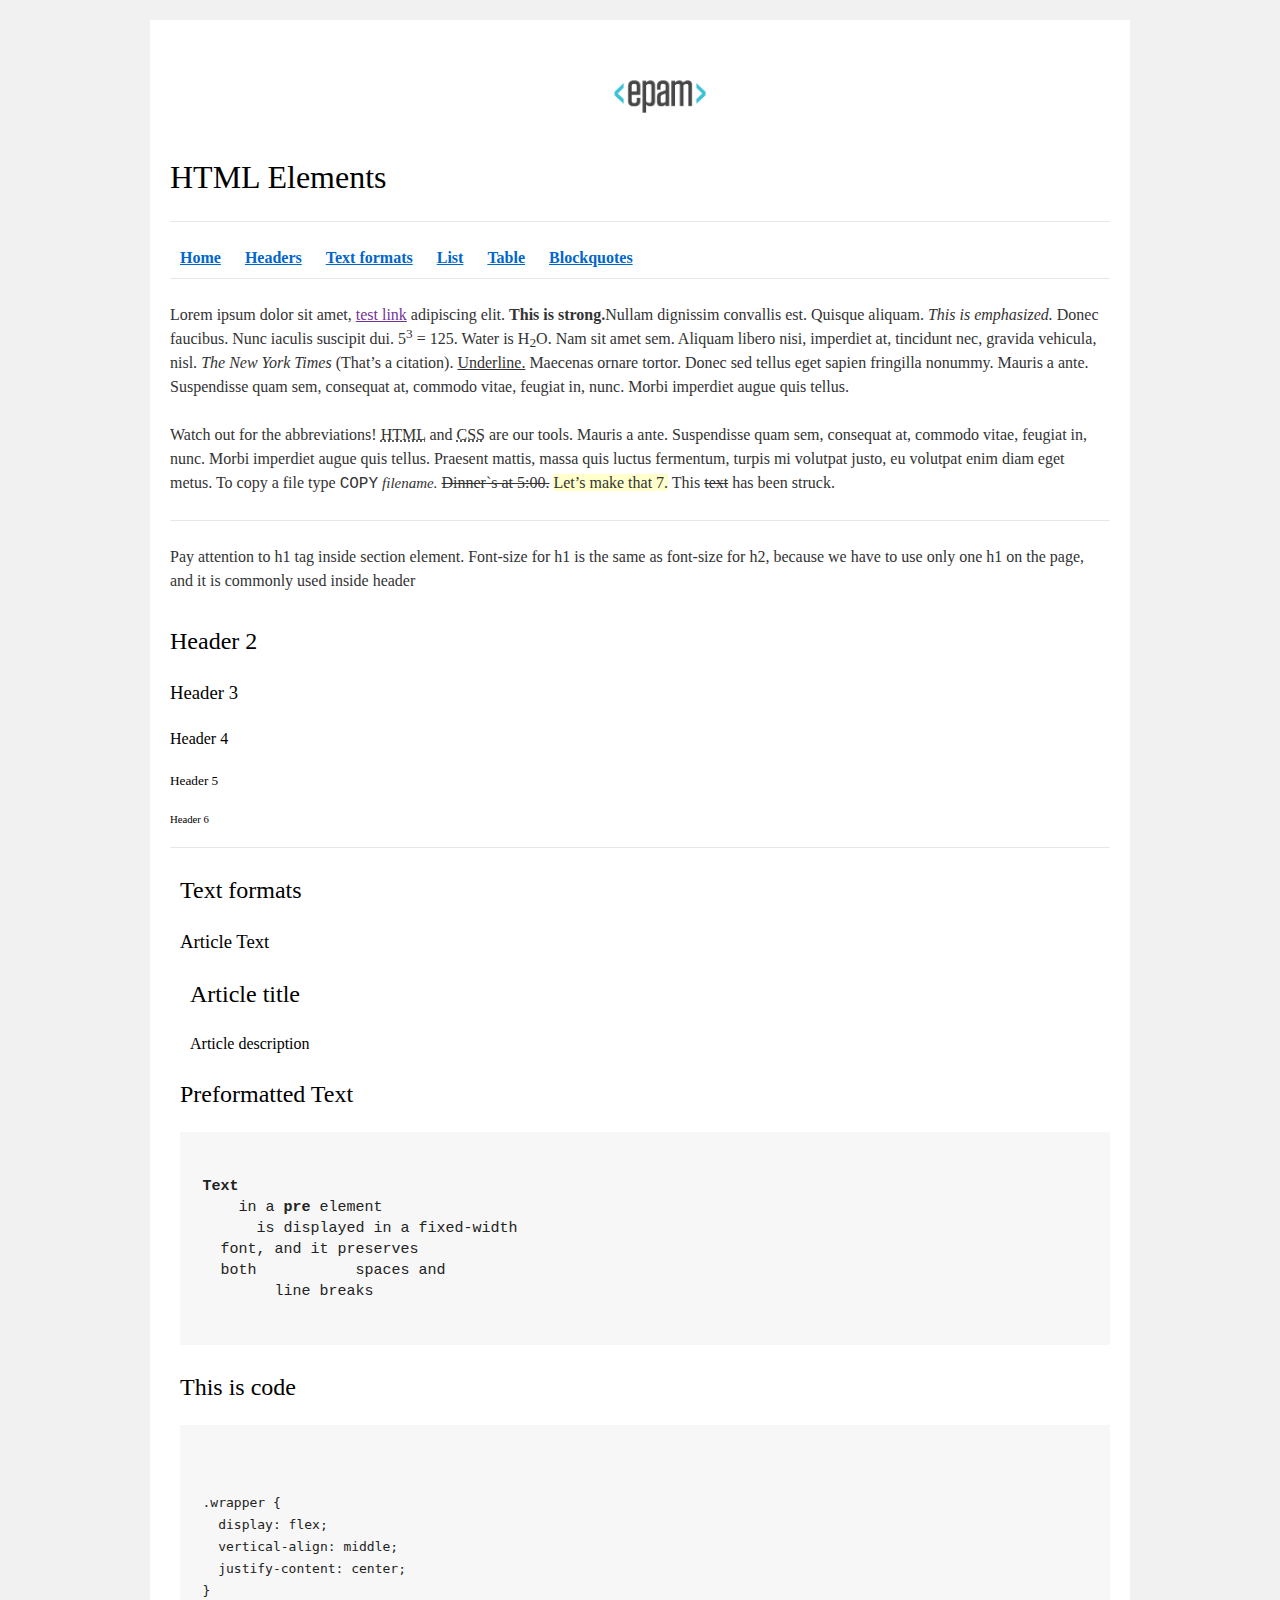
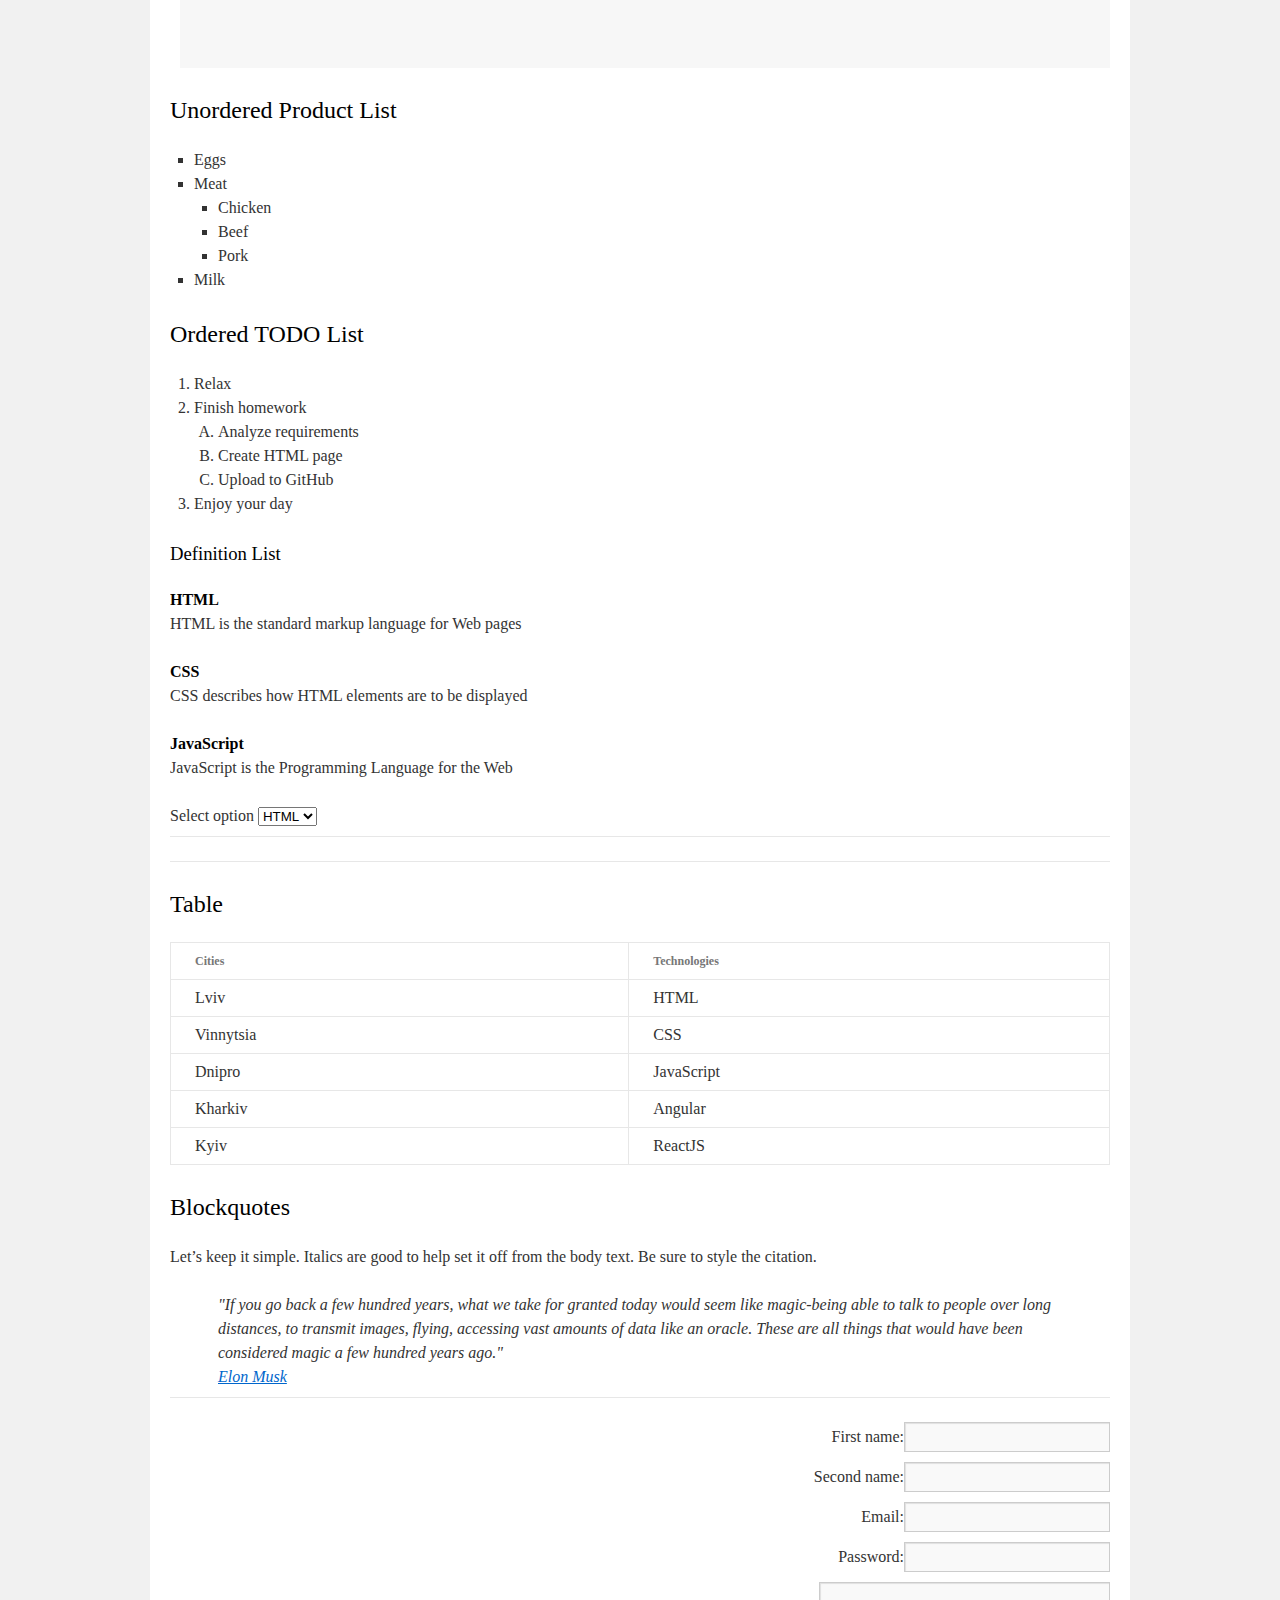
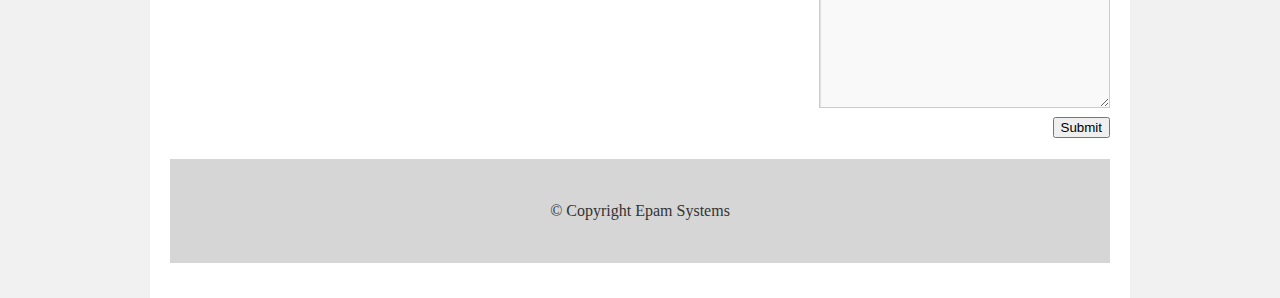
<file: FL11_HW1/homework/index.html>
<!DOCTYPE html>
<html lang="en">

<head>
  <meta charset="utf-8">
  <title>HTML Basics</title>
  <link rel="stylesheet" href="style.css">
</head>

<body>
  <div id="wrapper">
    <div id="main">
      <div id="container">
        <div id="content" role="main">
        <header>
          <img src="logo.png" alt="EPAM" /> 
          <h1>HTML Elements</h1>
         <hr/>
         <nav id="home">
         <a href="#home"><b>Home</b></a>
         <a href="#header"><b>Headers</b></a>
         <a href="#text"><b>Text formats</b></a>
         <a href="#list"><b>List</b></a>
         <a href="#table"><b>Table</b></a>
         <a href="#blockquote"><b>Blockquotes</b></a> 
         </nav> 
        </header>
         <hr/>
         <div><p>
             Lorem ipsum dolor sit amet, <a href="">test link</a> adipiscing elit. <strong>This is strong.</strong>Nullam dignissim convallis est. Quisque aliquam. <i>This is emphasized.</i> Donec faucibus. Nunc iaculis suscipit dui. 5<sup>3</sup> = 125. Water is H<sub>2</sub>O. Nam sit amet sem. Aliquam libero nisi, imperdiet at, tincidunt nec, gravida vehicula, nisl. <cite>The New York Times</cite> (That&#8217;s a citation). <u>Underline.</u> Maecenas ornare tortor. Donec sed tellus eget sapien fringilla nonummy. Mauris a ante. Suspendisse quam sem, consequat at, commodo vitae, feugiat in, nunc. Morbi imperdiet augue quis tellus.</p>
             <p>
             Watch out for the abbreviations! <abbr title="Hyper Text Markup Language ">HTML</abbr> and <abbr title="Cascading Style Sheets">CSS</abbr> are our tools. Mauris a ante. Suspendisse quam sem, consequat at, commodo vitae, feugiat in, nunc. Morbi imperdiet augue quis tellus. Praesent mattis, massa quis luctus fermentum, turpis mi volutpat justo, eu volutpat enim diam eget metus. To copy a file type <samp>COPY</samp> <var>filename.</var> <del>Dinner`s at 5:00.</del> <ins> Let&#8217;s make that 7.</ins> This <s>text</s> has been struck.
          </p></div>
           <hr/>
            <div>Pay attention to h1 tag inside section element. Font-size for h1 is the same as font-size for h2, because we have to use only one h1 on the page, and it is commonly used inside header 
            <section id="header">
              <h2>Header 2</h2>
               <h3>Header 3</h3>
               <h4>Header 4</h4>
               <h5>Header 5</h5>
               <h6>Header 6</h6>
               </section> 
         </div>
          <hr/>
             <article id="text">
              <header><h2>Text formats</h2></header>
              <h3>Article Text</h3>
                    <article>
                     <header> <h2>Article title</h2></header> 
                     <h4>Article description</h4>
                    </article>
             </article>
                  <article >
                   <header><h2>Preformatted Text</h2></header>
                 <pre> 
<b>Text</b>
    in a <b>pre</b> element
      is displayed in a fixed-width
  font, and it preserves
  both           spaces and
        line breaks
                   </pre>
                   <h2> This is code</h2>
                   <pre><code>
                   
.wrapper {
  display: flex;
  vertical-align: middle;
  justify-content: center;
}

                 </code></pre>
                </article>
<section id="list">
<h2>Unordered Product List</h2>
<ul>
  <li>Eggs</li>
  <li>Meat
    <ul>
      <li>Chicken</li>
      <li>Beef</li>
      <li>Pork</li>
    </ul>
    </li>
  <li>Milk</li>
</ul>

<h2>Ordered TODO List</h2>
<ol>
   <li>Relax</li>
   <li>Finish homework
   <ol>
     <li>Analyze requirements</li>
     <li> Create HTML page</li>
     <li>Upload to GitHub</li>
  </ol>
  </li>
   <li>Enjoy your day</li>
</ol>

<h3>Definition List</h3>
<dl>
  <dt>HTML</dt>
    <dd>HTML is the standard markup language for Web pages</dd>
  <dt>CSS</dt>
    <dd>CSS describes how HTML elements are to be displayed</dd>
  <dt>JavaScript</dt>
    <dd>JavaScript is the Programming Language for the Web</dd>
</dl>

<label>Select option
<select name="select">
    <option value="HTML">HTML</option>
    <option value="CSS">CSS</option>
    <option value="JS">JS</option>
</select></label>
</section>
<hr/>
<hr/>
<div id="table">
<h2>Table</h2>  
<table>
  <thead>
    <tr>
      <th>Cities</th>
      <th>Technologies</th>
    </tr>
  </thead>
  <tbody>
    <tr>
      <td>Lviv</td>
      <td>HTML</td>
    </tr>
    <tr>
      <td>Vinnytsia</td>
      <td>CSS</td>
    </tr>
    <tr>
      <td>Dnipro</td>
      <td>JavaScript</td>
    </tr>
    <tr>
      <td>Kharkiv</td>
      <td>Angular</td>
    </tr>
    <tr>
      <td>Kyiv</td>
      <td>ReactJS</td>
    </tr>
  </tbody>
</table>
</div>
         <section id="blockquote">
          <h2>Blockquotes</h2>
            <p>Let&#8217;s keep it simple. Italics are good to help set it off from the body text. Be sure to style the citation.</p>
              <blockquote>"If you go back a few hundred years, what we take for granted today would seem like magic-being able to talk to people over long distances, to transmit images, flying, accessing vast amounts of data like an oracle. These are all things that would have been considered magic a few hundred years ago."
              <br/><a href="https://en.wikipedia.org/wiki/Elon_Musk">Elon Musk</a></blockquote>
         </section> 
         <hr/>
         <form action="#">
          <fieldset>
           <label >First name:</label><input type="text"><br/>
           <label >Second name:</label><input type="text"><br/>
           <label>Email:<input type="email"></label><br/>
           <label>Password:<input type="password"></label><br/>
           <textarea name="textarea" id="textarea" cols="30" rows="5"></textarea><br/>
           <button type="submit">Submit</button>
          </fieldset>
         </form>
          <footer>&copy; Copyright Epam Systems</footer>
        </div>
      </div>
    </div>
  </div>
</body>

</html>
</file>
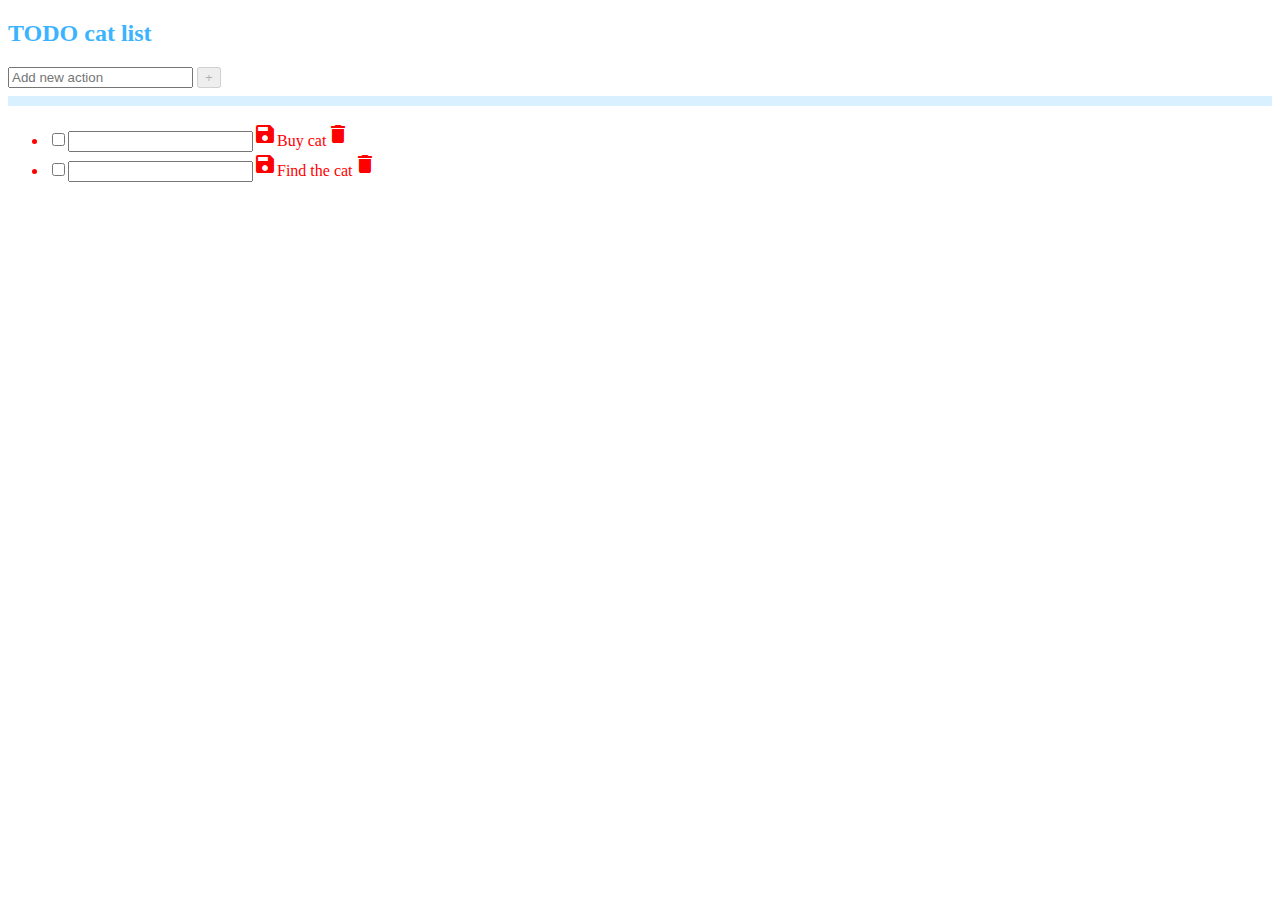
<file: FL11_HW11/homework/index.html>
<!DOCTYPE html>
<html lang="en">
<head>
  <meta charset="UTF-8">
  <title>Homework 11 - TODO Cat List</title>
  <link rel="stylesheet" href="./assets/material-icons/material-icons.css">
  <link rel="stylesheet" href="./assets/styles.css">
</head>
<body>
  <div id="root"></div>
    <div class="main">
      <div class="header">
        <h2>TODO cat list</h2>
        <input id="input" class="input-add" type="text" placeholder="Add new action">
        <button id='bth_plus' class="plus-btn" disabled>+</button>
        <hr>
      </div>
      <div class="out">
        <ul id="list" class="ulist">
          <li class="item" draggable="true"><input type="checkbox" class="checkbox" name="checkbox1" id="checkbox1"><input type="text" name="edit-input1" id="edit-input1"  class="notdisplay"  value="" ><i class="material-icons notdisplay btn-i save">save</i><span>Buy cat</span><i class="material-icons btn-i edit">edit</i><i class="material-icons btn-i delete">delete</i></li>
          <li class="item" draggable="true"><input type="checkbox" class="checkbox" name="checkbox2" id="checkbox2"><input type="text" name="edit-input2" id="edit-input2"  class="notdisplay"  value="" ><i class="material-icons notdisplay btn-i save">save</i><span>Find the cat</span><i class="material-icons btn-i edit">edit</i><i class="material-icons btn-i delete">delete</i></li>
        </ul>
      </div>
    </div>
  <script src="./src/app.js"></script>
</body>
</html>
</file>
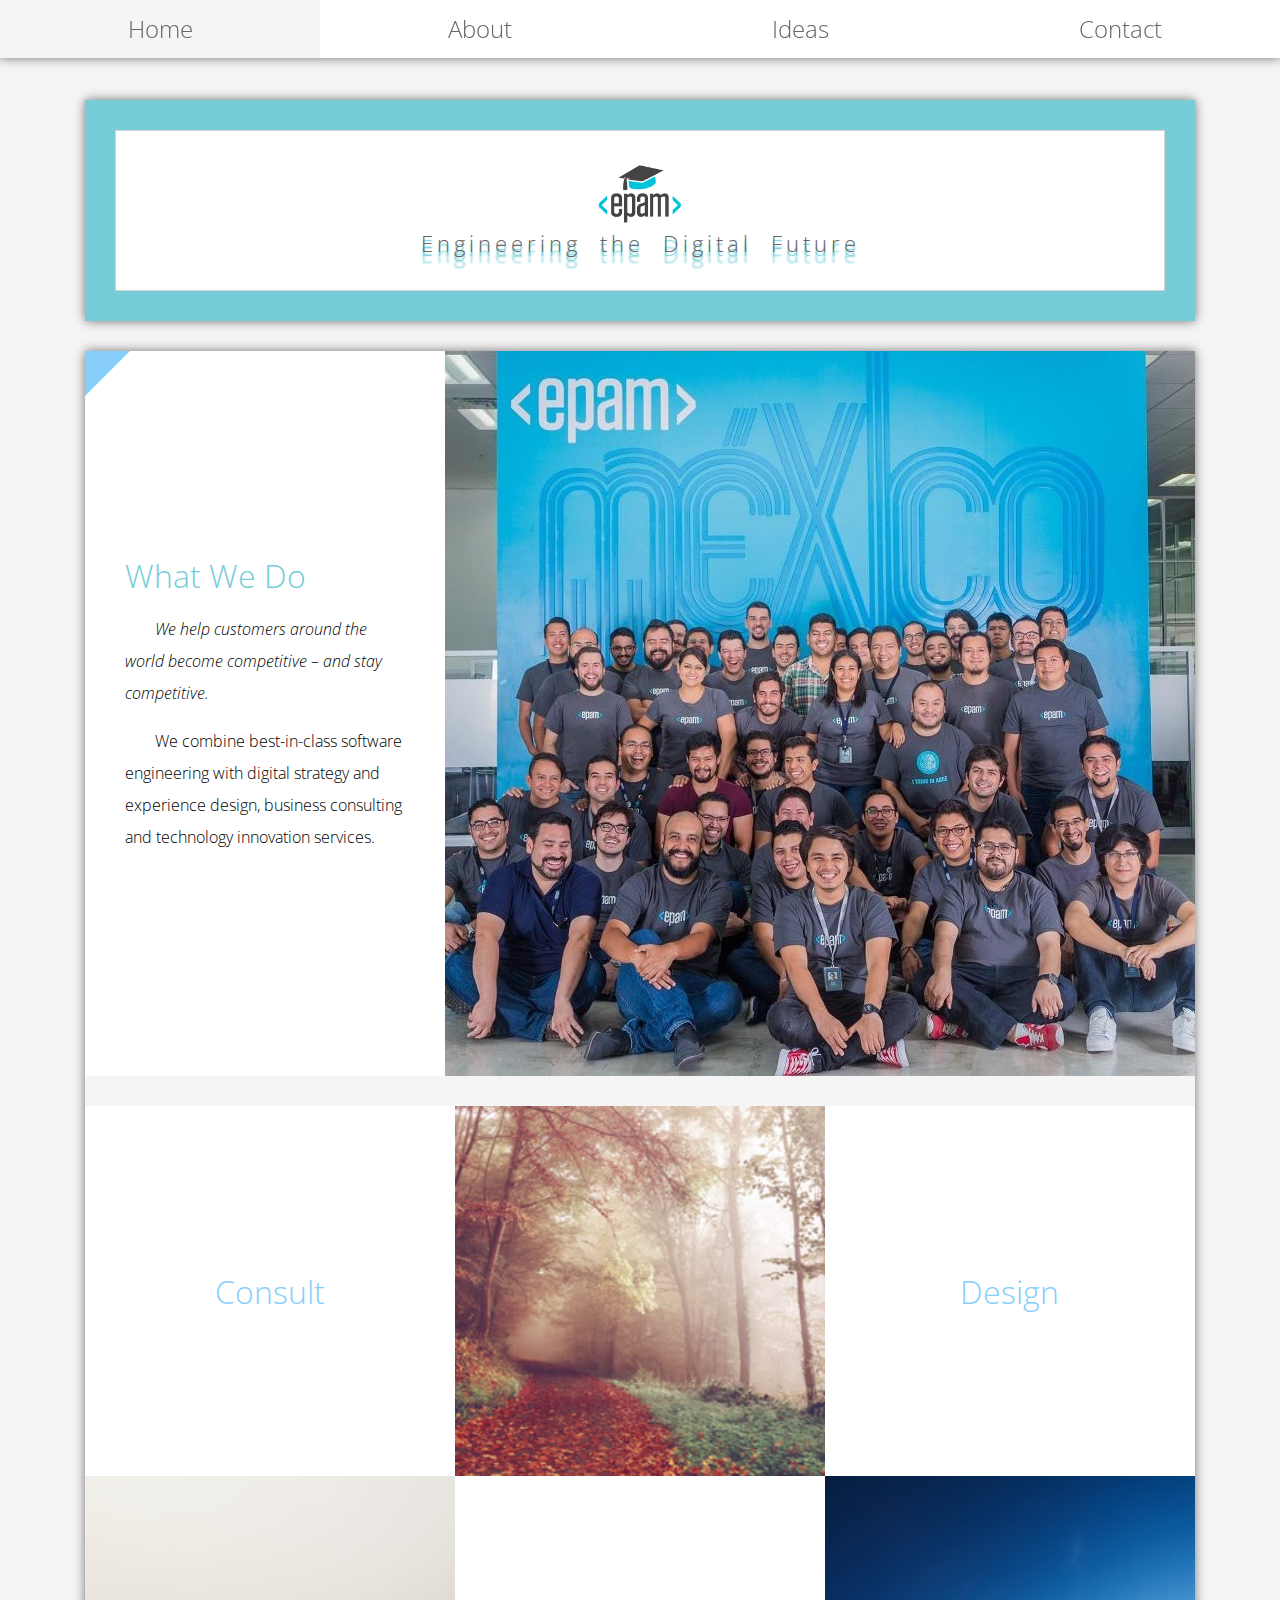
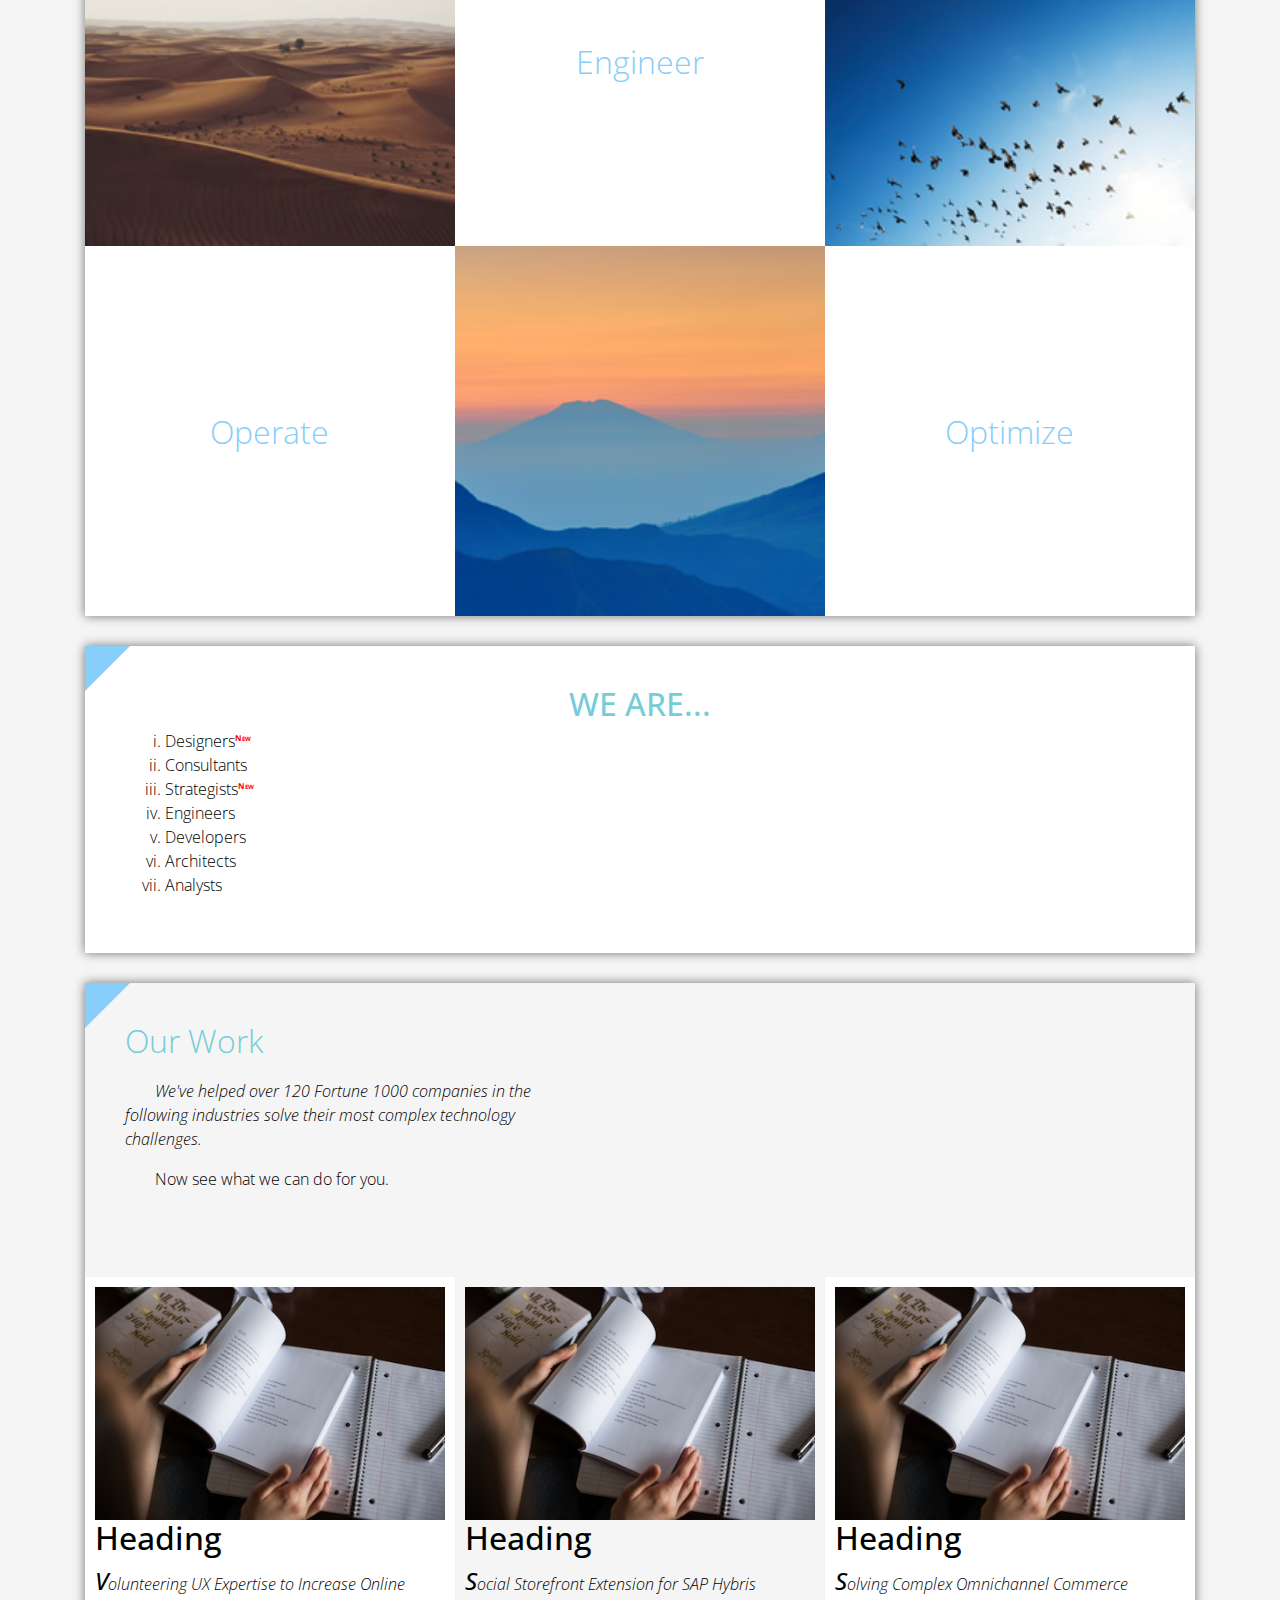
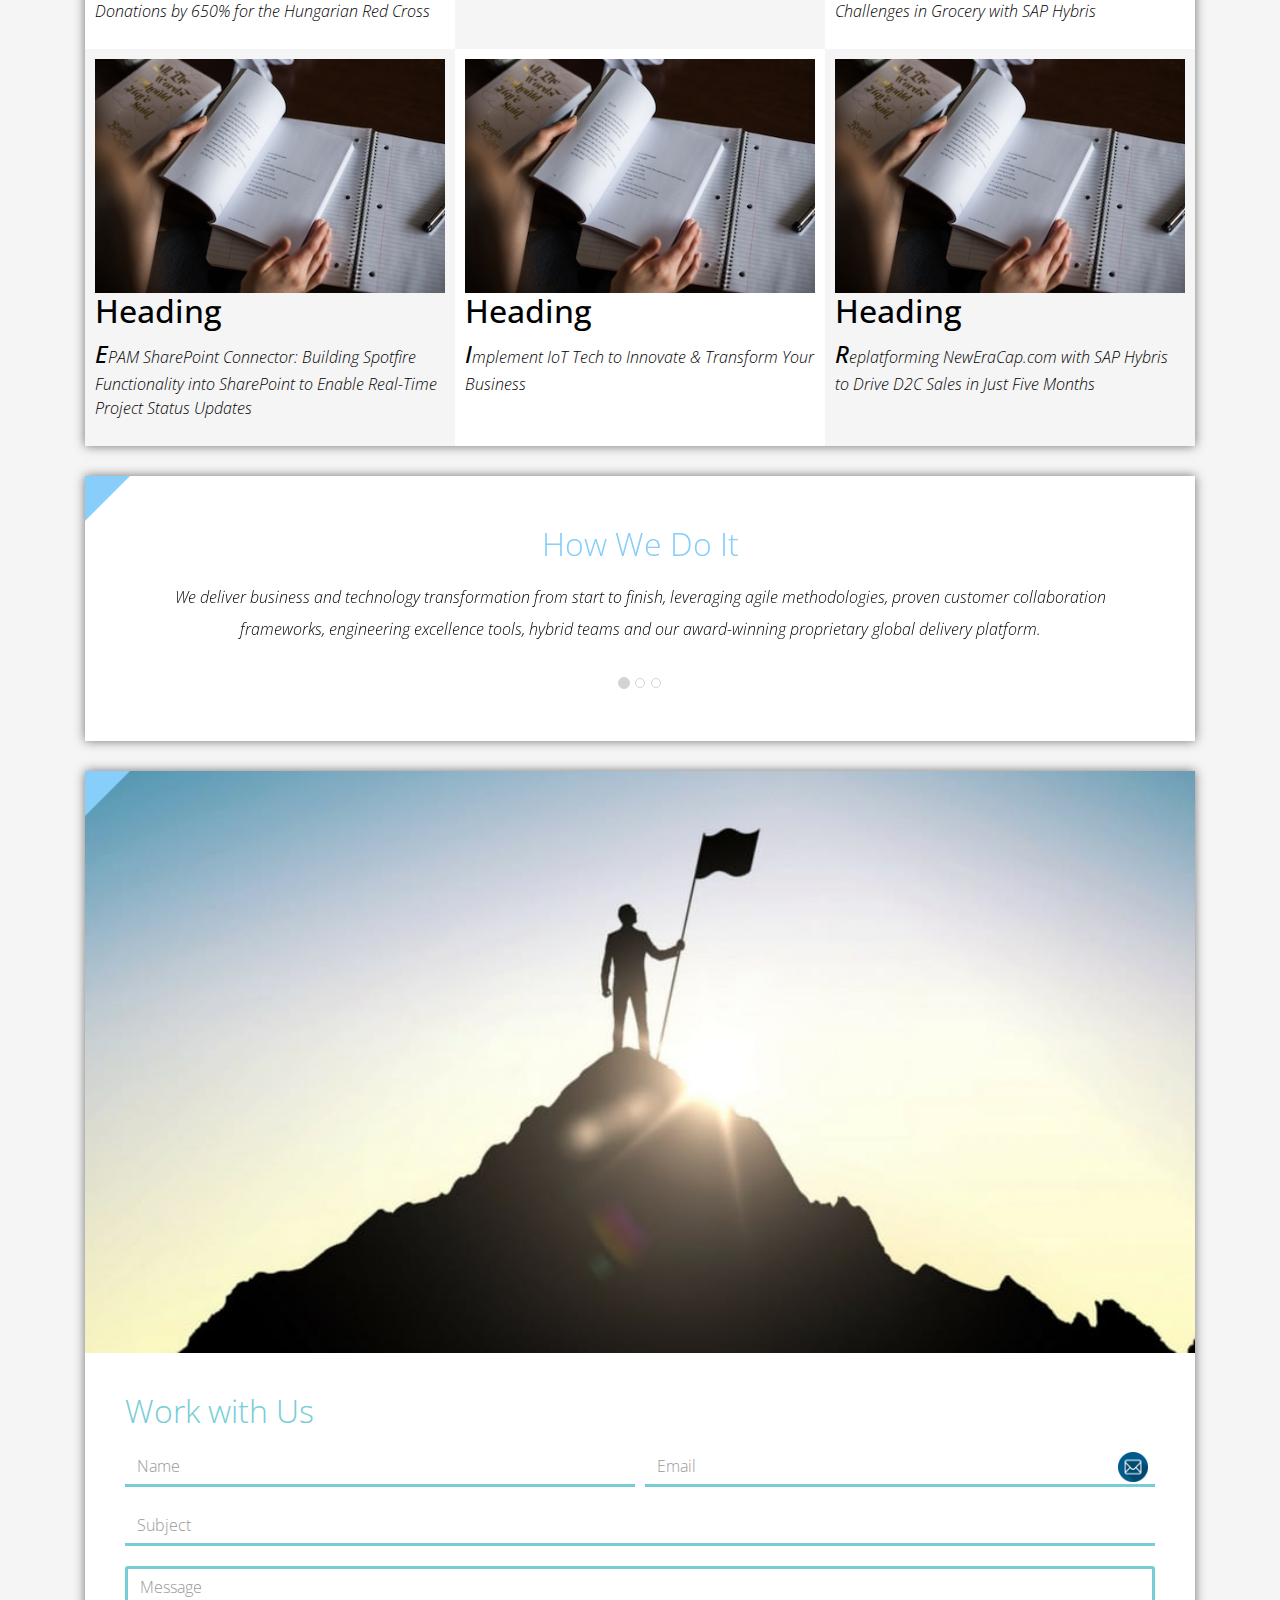
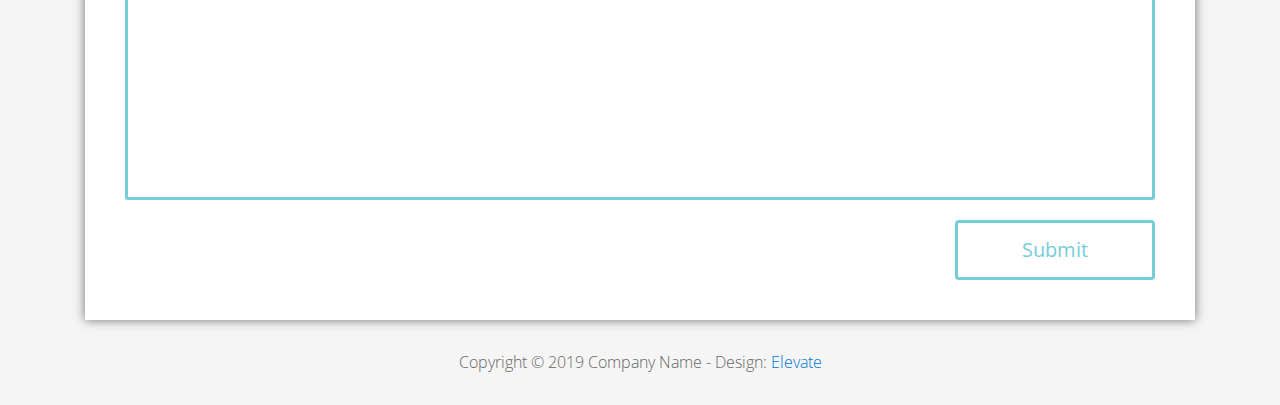
<file: FL11_HW2/homework/index.html>
<!DOCTYPE html>
<html lang="en">
<head>
  <meta charset="utf-8">
  <meta http-equiv="X-UA-Compatible" content="IE=edge">
  <meta name="viewport" content="width=device-width, initial-scale=1">

  <title>CSS Basics HW</title>



  <!-- load stylesheets -->
  <link rel="stylesheet" href="http://fonts.googleapis.com/css?family=Open+Sans:300,400">
  <!-- Google web font "Open Sans" -->
  <link rel="stylesheet" href="css/bootstrap.min.css">
  <!-- Bootstrap style -->
  <link rel="stylesheet" href="css/general.css">
  <link rel="stylesheet" href="css/style.css">
  <!-- Templatemo style -->
</head>

<body>
<div class="container">

  <div class="tm-sidebar">
    <nav class="tm-main-nav">
      <ul>
        <li class="tm-nav-item"><a href="#home" class="tm-nav-item-link">Home</a></li>
        <li class="tm-nav-item"><a href="#about" class="tm-nav-item-link">About</a></li>
        <li class="tm-nav-item"><a href="#ideas" class="tm-nav-item-link">Ideas</a></li>
        <li class="tm-nav-item"><a href="#contact" class="tm-nav-item-link">Contact</a></li>
      </ul>
    </nav>
  </div>

  <div class="tm-main-content">

    <div id="home" class="tm-content-box tm-content-header margin-b-10">
      <div class="tm-banner">
        <div class="tm-banner-inner">
          <img src="img/epam_logo.png" width="100" alt="">
          <p class="tm-banner-text">Engineering the Digital Future</p>
        </div>
      </div>
    </div>

    <section>
      <div class="tm-content-box flex-2-col">

        <div class="padding-medium flex-item tm-team-description-container flex-item">
          <h2 class="tm-section-title">What We Do</h2>
          <p class="tm-section-description">We help customers around the world become competitive – and stay competitive.</p>
          <p class="tm-section-description"> We combine best-in-class software engineering with digital strategy and experience design, business consulting and technology innovation services.</p>
        </div>
        <div class="flex-item tm-team-img">
          <img src="img/epam-mexico.jpg" alt="epam-mexico">
        </div>

      </div>

      <div id="about" class="tm-content-box">

        <ul class="boxes gallery-container">
          <li class="box box-bg">
            <h2 class="tm-section-title tm-section-title-box tm-box-bg-title">Consult</h2>
          </li>
          <li class="box">
            <a href="img/idea-large-01.jpg">
              <img src="img/idea-01.jpg" alt="Image" class="img-fluid thumbnail box-img">
            </a>
          </li>
          <li class="box box-bg">
            <h2 class="tm-section-title tm-section-title-box tm-box-bg-title">Design</h2>
          </li>
          <li class="box">
            <a href="img/idea-large-02.jpg">
              <img src="img/idea-02.jpg" alt="Image" class="img-fluid thumbnail box-img">
            </a>
          </li>
          <li class="box box-bg">
            <h2 class="tm-section-title tm-section-title-box tm-box-bg-title">Engineer</h2>
          </li>
          <li class="box">
            <a href="img/idea-large-03.jpg">
              <img src="img/idea-03.jpg" alt="Image" class="img-fluid thumbnail box-img">
            </a>
          </li>
          <li class="box box-bg">
            <h2 class="tm-section-title tm-section-title-box tm-box-bg-title">Operate</h2>
          </li>
          <li class="box">
            <a href="img/idea-large-04.jpg">
              <img src="img/idea-04.jpg" alt="Image" class="img-fluid thumbnail box-img">
            </a>
          </li>
          <li class="box box-bg">
            <h2 class="tm-section-title tm-section-title-box tm-box-bg-title">Optimize</h2>
          </li>
        </ul>

      </div>

    </section>

    <!-- slider -->
    <section class="heading tm-content-box">
      <div class="padding-medium">
        <h2> WE ARE...</h2>
        <ol>
          <li><a href="index.html" class="text">Designers</a></li>
          <li><a href="index.html">Consultants</a></li>
          <li><a href="#" class="text">Strategists</a></li>
          <li><a href="#">Engineers</a></li>
          <li><a href="#">Developers</a></li>
          <li><a href="#">Architects</a></li>
          <li><a href="#">Analysts</a></li>
        </ol>
      </div>
    </section>

    <section class="blocks">
      <div class="padding-medium flex-item tm-team-description-container">
        <h2 class="tm-section-title">Our Work</h2>
        <p class="tm-section-description">We've helped over 120 Fortune 1000 companies in the following industries solve their most complex technology challenges. </p>
        <p class="tm-section-description"> Now see what we can do for you.</p>
      </div>
      <div class="tm-content-box flex-2-col">
      </div>
      <div  class="tm-content-box">
        <ul class="boxes gallery-container">
          <li class="box box-work">
            <img src="img/study.jpeg" alt="Image" class="img-fluid">
            <div>
              <h2>Heading</h2>
              <p>Volunteering UX Expertise to Increase Online Donations by 650% for the Hungarian Red Cross</p>
            </div>
          </li>
          <li class="box box-work">
            <img src="img/study.jpeg" alt="Image" class="img-fluid">
            <div>
              <h2>Heading</h2>
              <p>Social Storefront Extension for SAP Hybris</p>
            </div>
          </li>
          <li class="box box-work">
            <img src="img/study.jpeg" alt="Image" class="img-fluid">
            <div>
              <h2>Heading</h2>
              <p>Solving Complex Omnichannel Commerce Challenges in Grocery with SAP Hybris</p>
            </div>
          </li>
          <li class="box box-work">
            <img src="img/study.jpeg" alt="Image" class="img-fluid">
            <div>
              <h2>Heading</h2>
              <p>EPAM SharePoint Connector: Building Spotfire Functionality into SharePoint to Enable Real-Time Project Status Updates</p>
            </div>
          </li>
          <li class="box box-work">
            <img src="img/study.jpeg" alt="Image" class="img-fluid">
            <div>
              <h2>Heading</h2>
              <p>Implement IoT Tech to Innovate &amp; Transform Your Business</p>
            </div>
          </li>
          <li class="box box-work">
            <img src="img/study.jpeg" alt="Image" class="img-fluid">
            <div>
              <h2>Heading</h2>
              <p>Replatforming NewEraCap.com with SAP Hybris to Drive D2C Sales in Just Five Months</p>
            </div>
          </li>
        </ul>

      </div>
    </section>

    <section id="ideas">
      <div id="tmCarousel" class="carousel slide tm-content-box" data-ride="carousel">

        <ol class="carousel-indicators">
          <li data-target="#tmCarousel" data-slide-to="0" class="active"></li>
          <li data-target="#tmCarousel" data-slide-to="1" class=""></li>
          <li data-target="#tmCarousel" data-slide-to="2" class=""></li>
        </ol>

        <div class="carousel-inner" role="listbox">

          <div class="carousel-item active">
            <div class="carousel-content">
              <div class="flex-item">
                <h2 class="tm-section-title">How We Do It</h2>
                <p class="tm-section-description carousel-description">We deliver business and technology transformation from start to finish, leveraging agile methodologies, proven customer collaboration frameworks, engineering excellence tools, hybrid teams and our award-winning proprietary global delivery platform.</p>
              </div>
            </div>
          </div>

          <div class="carousel-item">
            <div class="carousel-content">
              <div class="flex-item">
                <h2 class="tm-section-title">Our Clients</h2>
                <p class="tm-section-description carousel-description">Lorem ipsum dolor sit amet,
                  consectetur adipiscing elit. Quisque vel nisi pharetra nibh varius pharetra ac
                  sagittis nisi. Etiam pharetra vestibulum hendrerit. Pellentesque interdum metus
                  sed massa rutrum.</p>
              </div>
            </div>
          </div>

          <div class="carousel-item">
            <div class="carousel-content">
              <div class="flex-item">
                <h2 class="tm-section-title">Our Projects</h2>
                <p class="tm-section-description carousel-description">Donec ex libero, fringilla
                  vitae purus sit amet, rhoncus pharetra lorem. Pellentesque id sem id lacus
                  ultricies vehicula. Aliquam rutrum mi non. Pellentesque interdum metus sed massa
                  rutrum.</p>
              </div>
            </div>
          </div>

        </div>

      </div>
    </section>

    <section class="tm-content-box">
      <img src="img/contact-us.jpg" alt="Contact image" class="img-fluid img-contact-us">

      <div id="contact" class="padding-medium">
        <h2 class="tm-section-title">Work with Us</h2>
        <form action="#contact" method="get" class="contact-form">

          <div class="form-group col-xs-12 col-sm-12 col-md-6 col-lg-6 form-group-2-col-left">
            <input type="text" id="contact_name" name="contact_name" class="form-control"
                   placeholder="Name" required/>
          </div>
          <div class="form-group col-xs-12 col-sm-12 col-md-6 col-lg-6 form-group-2-col-right mandatory-field">
            <input type="email" id="contact_email" name="contact_email" class="form-control"
                   placeholder="Email" required/>
          </div>
          <div class="form-group">
            <input type="text" id="contact_subject" name="contact_subject" class="form-control"
                   placeholder="Subject" required/>
          </div>
          <div class="form-group">
            <textarea id="contact_message" name="contact_message" class="form-control" rows="9"
                      placeholder="Message" required></textarea>
          </div>

          <button type="submit" class="btn btn-primary submit-btn">Submit</button>

        </form>
      </div>
    </section>

    <footer class="tm-footer">
      <p class="text-xs-center">Copyright &copy; 2019 Company Name

        - Design: <a rel="nofollow" href="http://www.templatemo.com/tm-481-elevate"
                     target="_parent">Elevate</a></p>
    </footer>

  </div>

</div>

</body>
</html>
</file>
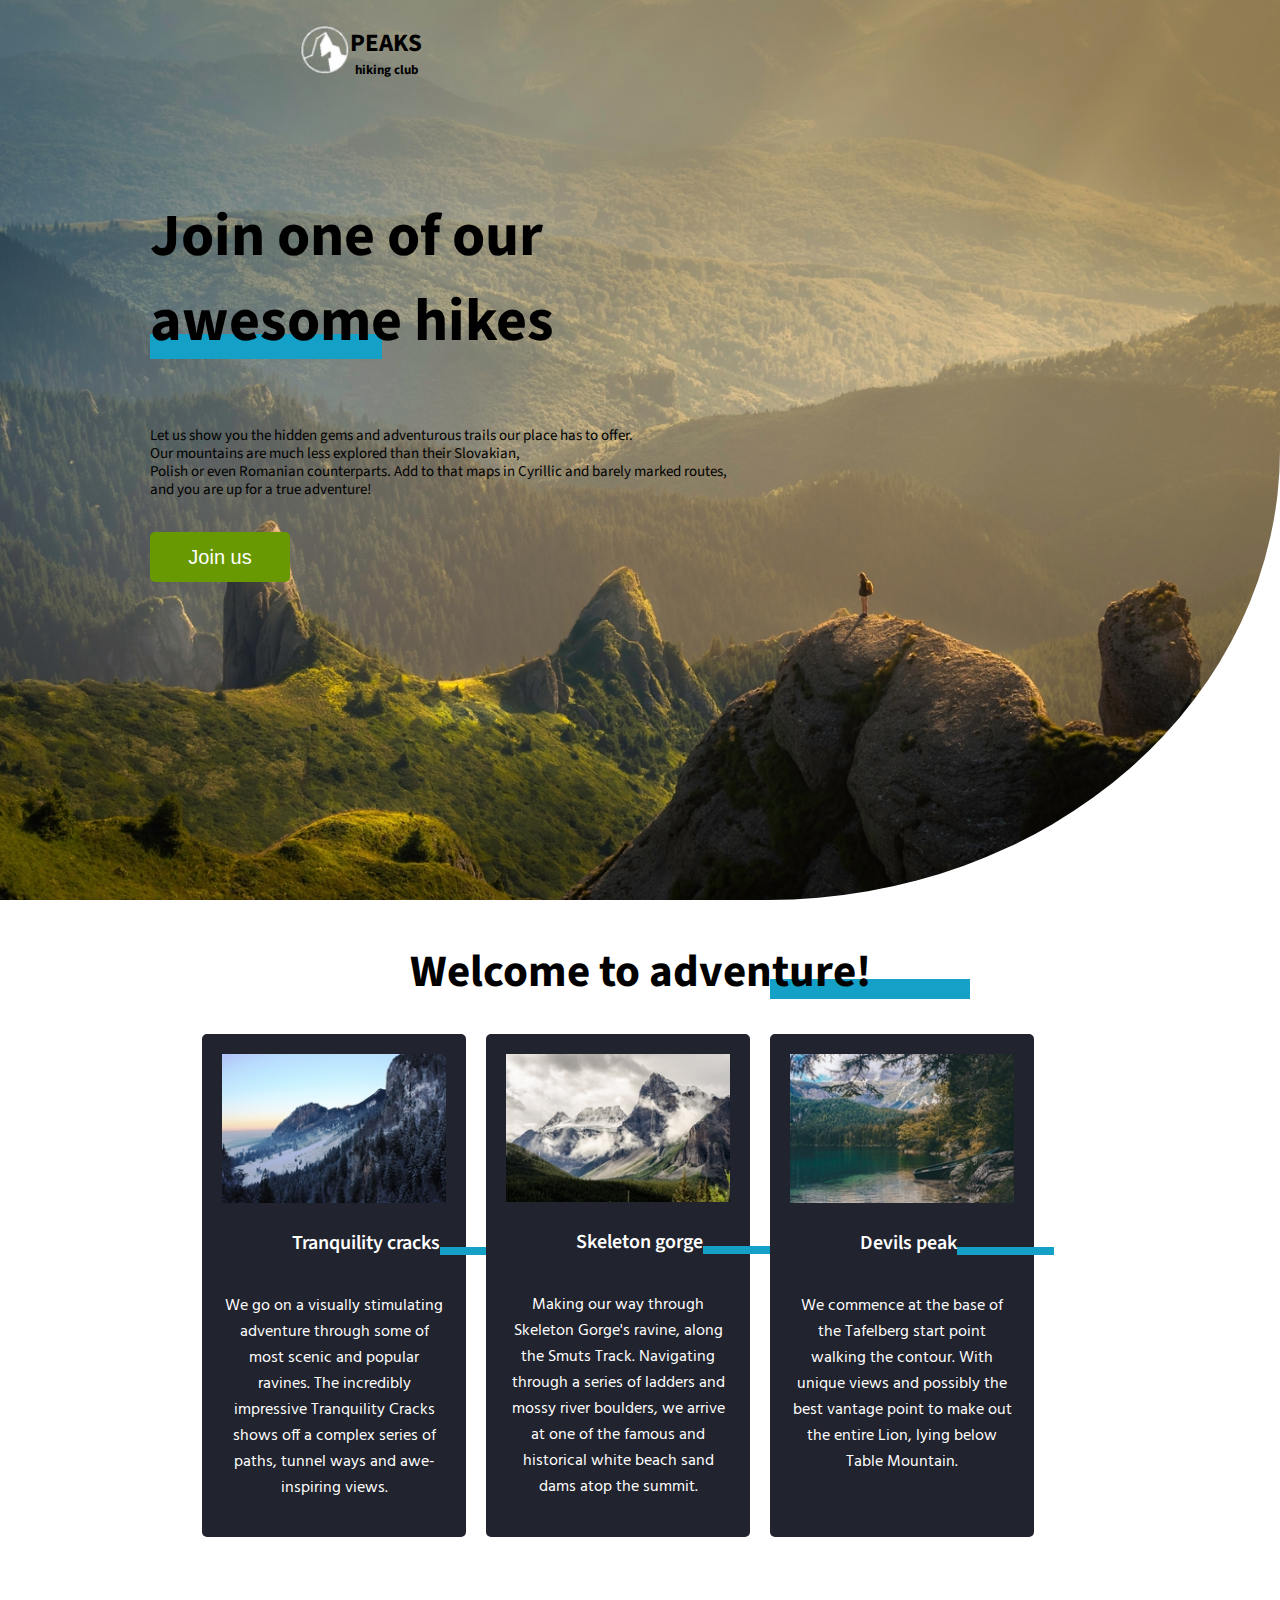
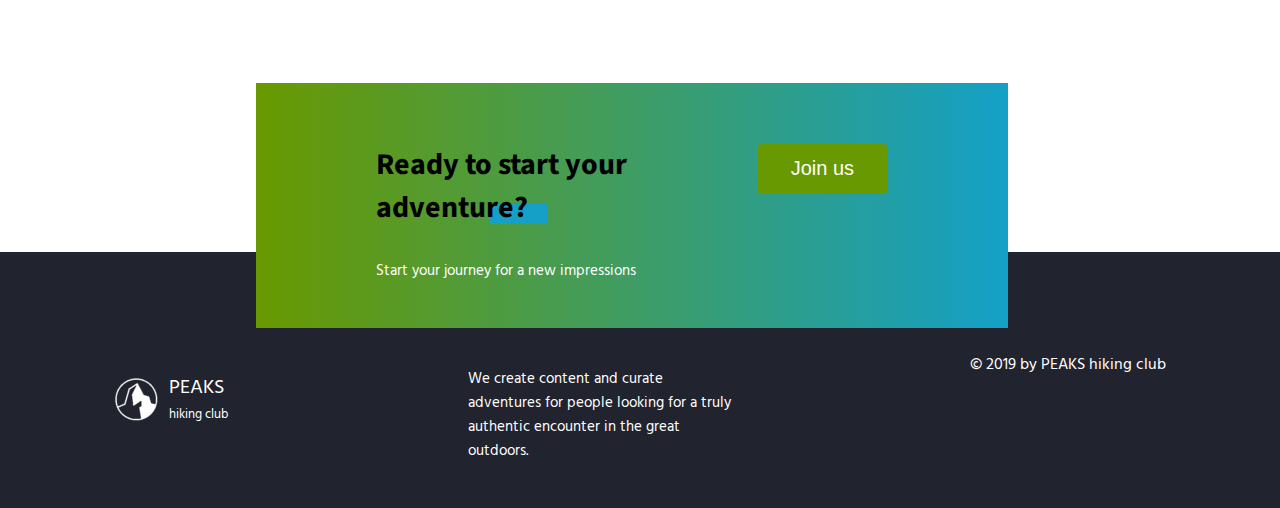
<file: FL11_HW3/homework/index.html>
<!DOCTYPE html>
<html lang="en">

  <head>
    <meta charset="UTF-8">
    <meta name="viewport" content="width=device-width, initial-scale=1.0">
    <meta http-equiv="X-UA-Compatible" content="ie=edge">
    <link href="https://fonts.googleapis.com/css?family=Hind:400,600%7CSource+Sans+Pro:400,600,700%7CFresca" rel="stylesheet"/>

    <!-- Styles should be switched here: -->

    <link rel="stylesheet" type="text/css" href="css/style1.css">
<!--     <link rel="stylesheet" type="text/css" href="css/style2.css">-->

    <title>PEAKS hiking club</title>
  </head>

  <body>
    <header class="header">
      <div class="header-wrap">
        <div class="landing-logo">
          <img src="img/m-logo.png" alt="logo" />
          <p>PEAKS<span>hiking club</span></p>
        </div>
        <p class="header_heading">
          Join one of our awesome hikes
        </p>
        <p class="header_text">
          Let us show you the hidden gems and adventurous trails our place has to offer.
          Our mountains are much less explored than their Slovakian,
          Polish or even Romanian counterparts. Add to that maps in Cyrillic and barely marked routes,
          and you are up for a true adventure!
        </p>
        <button class="header_button">Join us</button>
      </div>
    </header>
    <main class="section">
      <p class="section_text">
        Welcome to adventure!
      </p>
      <div class="section_card_wrap">
        <div class="section_card">
          <img class="section_card_img"
               src="img/m-1.jpg"
               alt="experts"/>
          <p class="section_card_heading">
            Tranquility cracks
            <span class="section_card_underline"></span>
          </p>
          <p class="section_card_text">
            We go on a visually stimulating adventure through some of most scenic and popular ravines.
            The incredibly impressive Tranquility Cracks shows off a complex series of paths, tunnel ways and awe-inspiring views.
          </p>
        </div>
        <div class="section_card">
          <img class="section_card_img"
               src="img/m-2.jpg"
               alt="content formats"/>
          <p class="section_card_heading">
            Skeleton gorge
            <span class="section_card_underline"></span>
          </p>
          <p class="section_card_text">
            Making our way through Skeleton Gorge's ravine, along the Smuts Track.
            Navigating through a series of ladders and mossy river boulders, we arrive at one of the famous and historical white beach sand dams atop the summit.
          </p>
        </div>
        <div class="section_card">
          <img class="section_card_img"
               src="img/m-3.jpg"
               alt="certificate"/>
          <p class="section_card_heading">
            Devils peak
            <span class="section_card_underline"></span>
          </p>
          <p class="section_card_text">
            We commence at the base of the Tafelberg start point walking the contour.
            With unique views and possibly the best vantage point to make out the entire Lion, lying below Table Mountain.
          </p>
        </div>
      </div>
      <div class="section_banner">
        <div class="section_banner_text_wrap">
          <p class="section_banner_heading">
            Ready to start your adventure?
          </p>
          <p class="section_banner_text">
            Start your journey for a new impressions
          </p>
        </div>
        <button class="section_banner_button">Join us</button>
      </div>
    </main>
    <footer class="footer">
      <div class="footer-wrap">
        <div class="footer_logo landing-logo">
          <img src="img/m-logo.png" alt="logo" />
          <p>PEAKS<span>hiking club</span></p>
        </div>
        <p class="footer_text">
          We create content  and curate adventures for  people looking for a truly authentic encounter in the great outdoors.
        </p>
        <span class="footer-cr">
          &copy; 2019 by PEAKS hiking club
        </span>
      </div>
    </footer>
  </body>

</html>
</file>
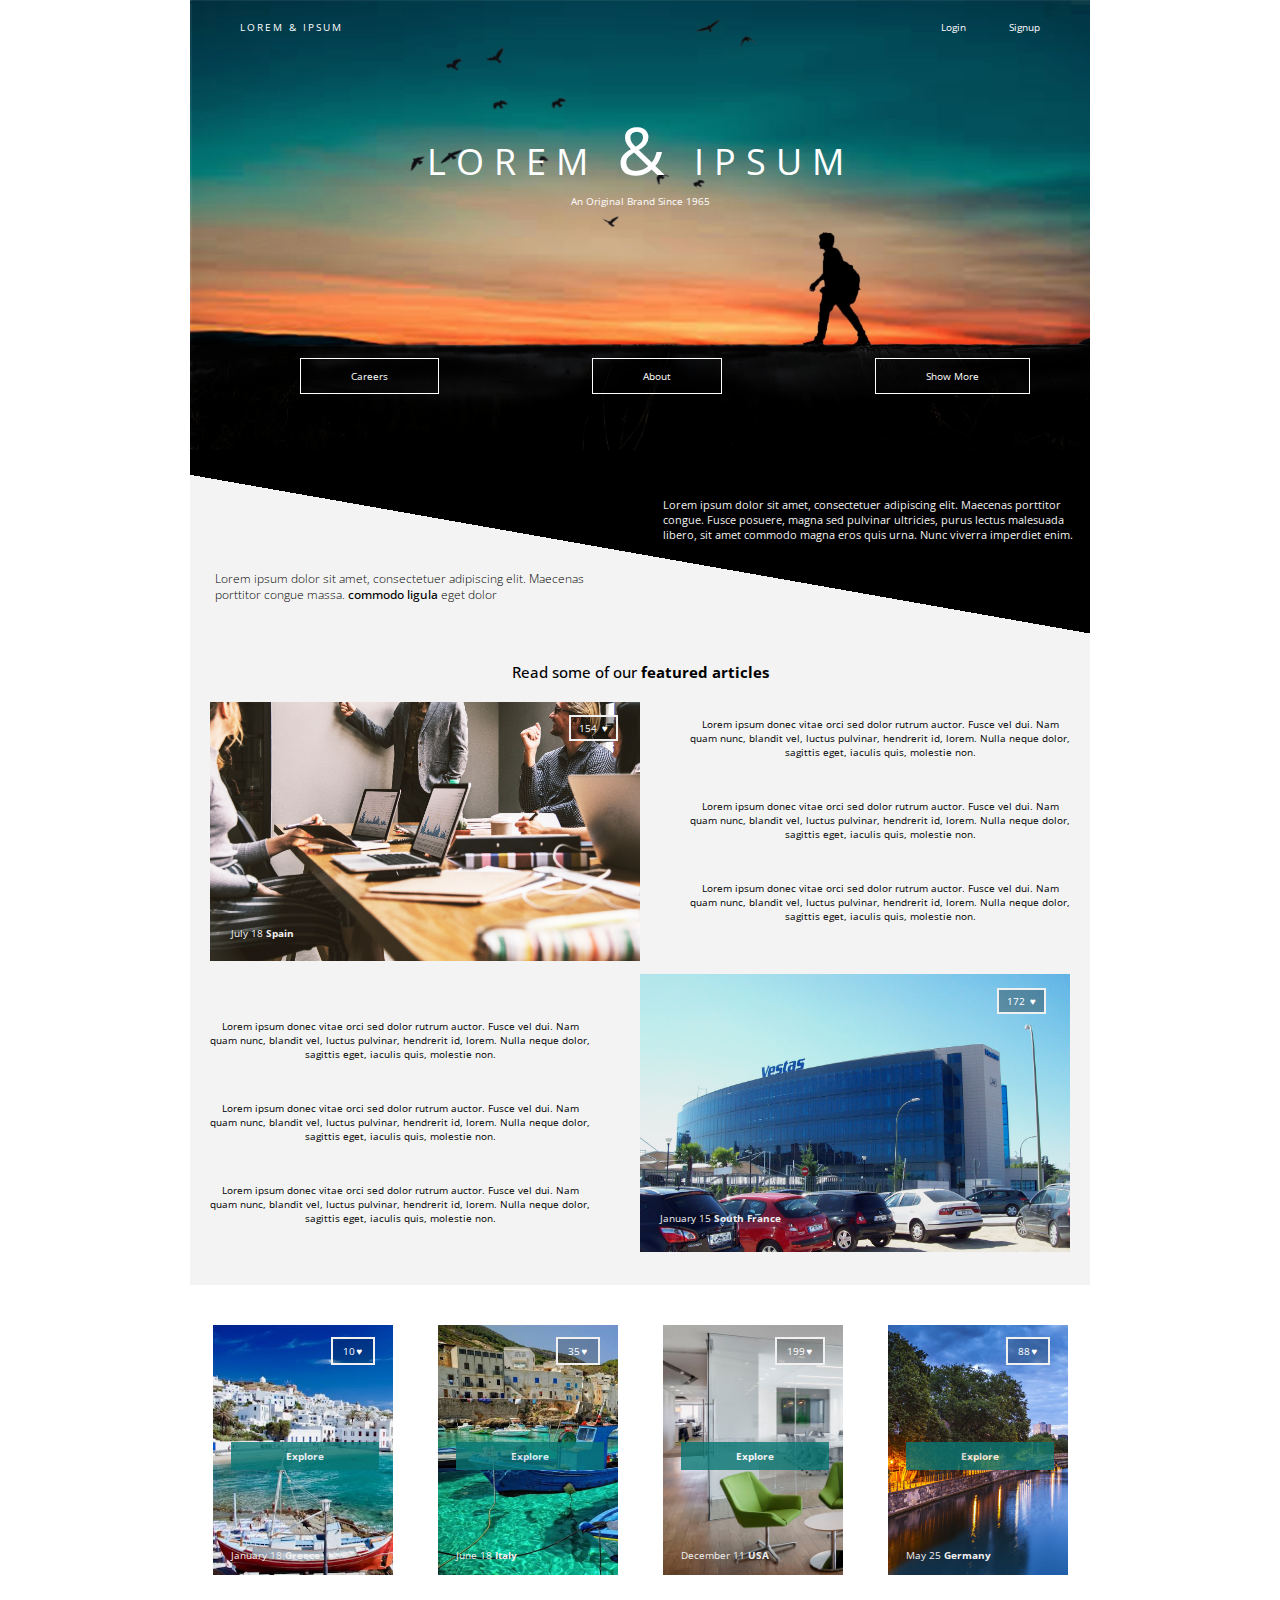
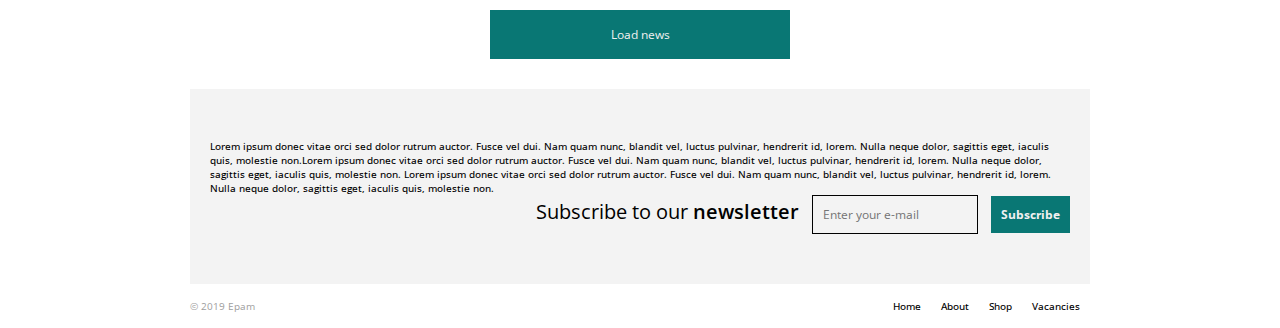
<file: FL11_HW4/homework/index.html>
<!DOCTYPE html>
<html lang="zxx">

<head>
    <meta charset="UTF-8">
    <meta name="viewport" content="width=device-width, initial-scale=1.0">
    <meta http-equiv="X-UA-Compatible" content="ie=edge">
    <title>HW 4</title>
    <link href="https://fonts.googleapis.com/css?family=Open+Sans:300,400,600,700,800&display=swap" rel="stylesheet">
    <link rel="stylesheet" href="./css/style.css">
</head>

<body>
<header>
    <div class="header-top">
        <a href="#" class="header-logo" >Lorem & IPSUM</a>
        <div class="into">
            <a href="#">Login</a>
            <a href="#">Signup</a>
        </div>
    </div>
    <div class="header-center">
        <h1>LOREM <span class="header-center">&amp;</span> IPSUM</h1>
        <p>An Original Brand Since 1965</p>
    </div>
    <nav class="header-button">
        <ul>
            <li class="nav-item"><a href="#">Careers</a></li>
            <li class="nav-item"><a href="#">About</a></li>
            <li class="nav-item"><a href="#">Show More</a></li>
        </ul>
    </nav>
</header>
<main>
    <div class="triangles">
        <p class="top">
            Lorem ipsum dolor sit amet, consectetuer adipiscing elit.
            Maecenas porttitor congue.
            Fusce posuere, magna sed pulvinar ultricies,
            purus lectus malesuada libero,
            sit amet commodo magna eros quis urna.
            Nunc viverra imperdiet enim.
        </p>
    </div>
    <h3>Lorem ipsum dolor sit amet, consectetuer adipiscing elit.
        Maecenas porttitor congue massa. <span>commodo ligula</span> eget dolor</h3>

    <h2 ><span>Read some of our </span>featured articles</h2>
    <div class="text-picture">
        <div class="picture">
            <img src="img/sample-1.jpg" alt="office"/>
            <a href="#" class="picture-likes likes1">154 <span class="like">&#9829;</span></a>
            <span class="picture-span1">July 18 <b>Spain</b></span>
        </div>
        <div class="text">
            <p>Lorem ipsum donec vitae orci sed dolor rutrum auctor.
                Fusce vel dui. Nam quam nunc, blandit vel, luctus pulvinar, hendrerit id, lorem.
                Nulla neque dolor, sagittis eget, iaculis quis, molestie non.
            </p>
            <p>Lorem ipsum donec vitae orci sed dolor rutrum auctor.
                Fusce vel dui. Nam quam nunc, blandit vel, luctus pulvinar, hendrerit id, lorem.
                Nulla neque dolor, sagittis eget, iaculis quis, molestie non.
            </p>
            <p>Lorem ipsum donec vitae orci sed dolor rutrum auctor.
                Fusce vel dui. Nam quam nunc, blandit vel, luctus pulvinar, hendrerit id, lorem.
                Nulla neque dolor, sagittis eget, iaculis quis, molestie non.
            </p>
        </div>
    </div>
    <div class="text-picture">
        <div class="text">
            <p>Lorem ipsum donec vitae orci sed dolor rutrum auctor.
                Fusce vel dui. Nam quam nunc, blandit vel, luctus pulvinar, hendrerit id, lorem.
                Nulla neque dolor, sagittis eget, iaculis quis, molestie non.
            </p>
            <p>Lorem ipsum donec vitae orci sed dolor rutrum auctor.
                Fusce vel dui. Nam quam nunc, blandit vel, luctus pulvinar, hendrerit id, lorem.
                Nulla neque dolor, sagittis eget, iaculis quis, molestie non.
            </p>
            <p>Lorem ipsum donec vitae orci sed dolor rutrum auctor.
                Fusce vel dui. Nam quam nunc, blandit vel, luctus pulvinar, hendrerit id, lorem.
                Nulla neque dolor, sagittis eget, iaculis quis, molestie non.
            </p>
        </div>
        <div class="picture">
            <img src="img/sample-2.jpg" alt="hotel"/>
            <a href="#" class="picture-likes likes2">172 <span class="like">&#9829;</span></a>
            <span class="picture-span2">January 15 <b>South France</b></span>
        </div>
    </div>
</main>
<div class="pictures-sity">
    <div class="photo-1">
        <a href="#" class="ph-like">10<span class="like">&#9829;</span></a>
        <a href="#" class="explore">Explore</a>
        <span class="date">January 18 <b>Greece</b></span>
        <span class="img-black-bg"></span>
    </div>
    <div class="photo-2">
        <a href="#" class="ph-like">35<span class="like">&#9829;</span></a>
        <a href="#" class="explore">Explore</a>
        <span class="date">June 18 <b>Italy</b></span>
    </div>
    <div class="photo-3">
        <a href="" class="ph-like">199<span class="like">&#9829;</span></a>
        <a href="#" class="explore">Explore</a>
        <span class="date">December 11 <b>USA</b></span>
    </div>
    <div class="photo-4">
        <a href="" class="ph-like">88<span class="like">&#9829;</span></a>
        <a href="" class="explore">Explore</a>
        <span class="date">May 25 <b>Germany</b></span>
    </div>
</div>
<button class="bt news">Load news</button>
<div class="subscribe">
    <p >Lorem ipsum donec vitae orci sed dolor rutrum auctor.
        Fusce vel dui. Nam quam nunc, blandit vel, luctus pulvinar, hendrerit id, lorem.
        Nulla neque dolor, sagittis eget, iaculis quis, molestie non.Lorem ipsum donec vitae orci sed dolor rutrum auctor.
        Fusce vel dui. Nam quam nunc, blandit vel, luctus pulvinar, hendrerit id, lorem.
        Nulla neque dolor, sagittis eget, iaculis quis, molestie non.
        Lorem ipsum donec vitae orci sed dolor rutrum auctor.
        Fusce vel dui. Nam quam nunc, blandit vel, luctus pulvinar, hendrerit id, lorem.
        Nulla neque dolor, sagittis eget, iaculis quis, molestie non.
    </p>
    <div class="form-subscribe">
        <form action="#">
        <label for="email">Subscribe to our <span>newsletter</span></label>
        <input type="email" name="email" id="email" placeholder="Enter your e-mail">
        <button class="bt bt-subscribe"><b>Subscribe</b></button>
        </form>
    </div>
</div>
<footer>
    <nav class="footer">
        <span>&#169; 2019 Epam</span>
        <ul class="footer-ul">
            <li><a href="#">Home</a></li>
            <li><a href="#">About</a></li>
            <li><a href="#">Shop</a></li>
            <li><a href="#">Vacancies</a></li>
        </ul>
    </nav>
</footer>
</body>

</html>
</file>
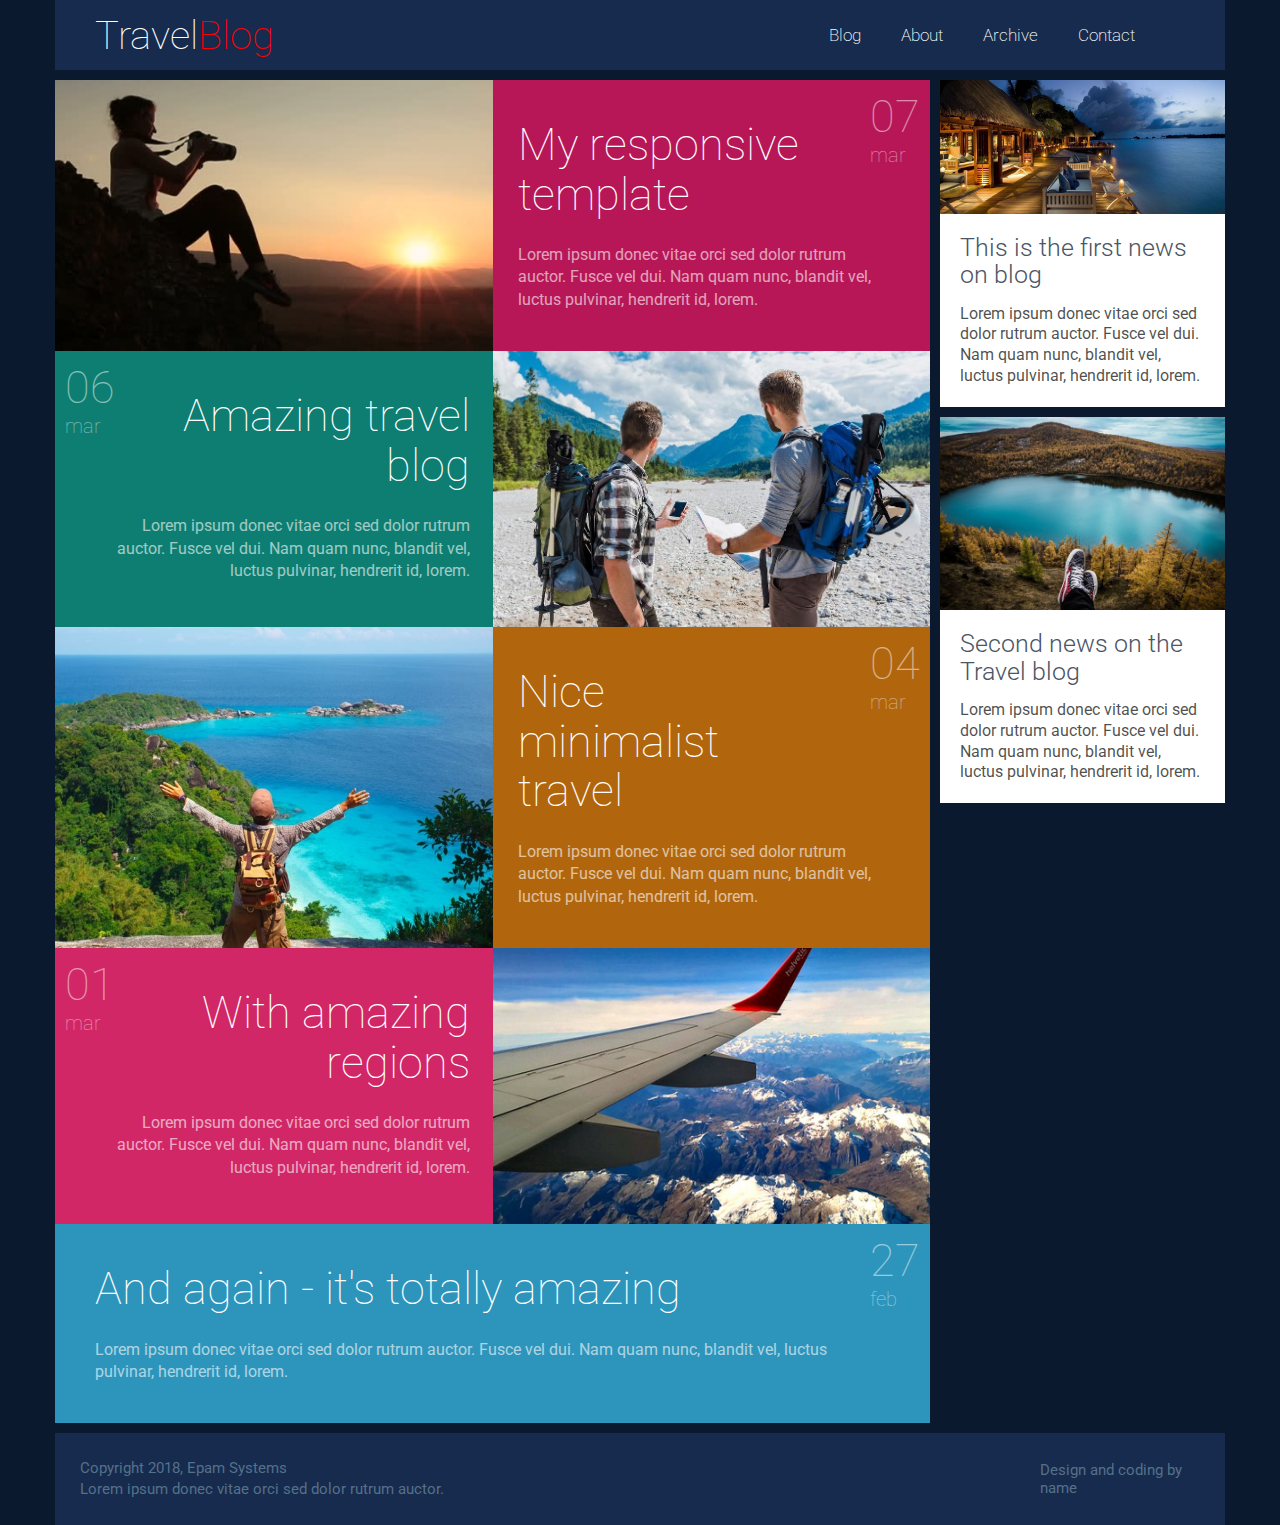
<file: FL11_HW5/homework/index.html>
<!DOCTYPE html>
<html lang="en">

<head>
    <meta charset="UTF-8">
    <meta name="viewport" content="width=device-width, initial-scale=1.0">
    <meta http-equiv="X-UA-Compatible" content="ie=edge">
    <link rel="stylesheet" href="css/styles.css">
    <link href='https://fonts.googleapis.com/css?family=Roboto:400,100,300,700&subset=latin,latin-ext' rel='stylesheet'
          type='text/css'>
    <title>Responsive</title>
</head>
<body>
    <div class="grid_area contex grid ">
        <header class="header">
            <div class="logo">
                <p>
                    Travel<span>Blog</span>
                </p>
            </div>
            <div class="menu">
                <div class="menu__icon">
                    <span></span>
                    <span></span>
                    <span></span>
                </div>
            </div>
           <nav>
            <ul class="nav-header">
                <li>
                    <a href="#">Blog</a>
                </li>
                <li>
                    <a href="#">About</a>
                </li>
                <li>
                    <a href="#">Archive</a>
                </li>
                <li>
                    <a href="#">Contact</a>
                </li>
            </ul>
           </nav>
        </header>
        <section class="section grid">
            <a href="#" class="grid blog-link" style="background-color: #B71757">
                <span class="blog_img" style="background-image: url(img/post1.jpg);"></span>
                <div class="text">
                    <p class="date">
                        <span class="day">07</span>
                        <span class="month">mar</span>
                    </p>
                    <h2>
                        My responsive template
                    </h2>
                    <p class="plot">
                        Lorem ipsum donec vitae orci sed dolor rutrum auctor.
                        Fusce vel dui. Nam quam nunc, blandit vel,
                        luctus pulvinar, hendrerit id, lorem.
                    </p>
                </div>
            </a>
            <a href="#" class="grid blog-link" style="background-color: #0D7E71">
                <span class="blog_img" style="background-image: url(img/post2.jpg);"></span>
                <div class="text">
                    <p class="date">
                        <span class="day">06</span>
                        <span class="month">mar</span>
                    </p>
                    <h2>
                        Amazing travel blog
                    </h2>
                    <p class="plot">
                        Lorem ipsum donec vitae orci sed dolor rutrum auctor.
                        Fusce vel dui. Nam quam nunc, blandit vel,
                        luctus pulvinar, hendrerit id, lorem.
                    </p>
                </div>
            </a>
            <a href="#" class="grid blog-link" style="background-color: #B1660E">
                <span class="blog_img" style="background-image: url(img/post3.jpg);"></span>
                <div class="text">
                    <p class="date">
                        <span class="day">04</span>
                        <span class="month">mar</span>
                    </p>
                    <h2>
                        Nice minimalist travel
                    </h2>
                    <p class="plot">
                        Lorem ipsum donec vitae orci sed dolor rutrum auctor.
                        Fusce vel dui. Nam quam nunc, blandit vel,
                        luctus pulvinar, hendrerit id, lorem.
                    </p>
                </div>
            </a>
            <a href="#" class="grid blog-link" style="background-color: #D12767">
                <span class="blog_img" style="background-image: url(img/post4.jpg);"></span>
                <div class="text">
                    <p class="date">
                        <span class="day">01</span>
                        <span class="month">mar</span>
                    </p>
                    <h2>
                        With amazing regions
                    </h2>
                    <p class="plot">
                        Lorem ipsum donec vitae orci sed dolor rutrum auctor.
                        Fusce vel dui. Nam quam nunc, blandit vel,
                        luctus pulvinar, hendrerit id, lorem.
                    </p>
                </div>
            </a>
            <a href="#" class="blog-footer" style="background-color: #2D95BB">
                <p class="date">
                    <span class="day">27</span>
                    <span class="month">feb</span>
                </p>
                <h2>
                    And again - it's totally amazing
                </h2>
                <p class="plot">
                    Lorem ipsum donec vitae orci sed dolor rutrum auctor.
                    Fusce vel dui. Nam quam nunc, blandit vel,
                    luctus pulvinar, hendrerit id, lorem.
                </p>
            </a>
        </section>
        <aside class="grid aside ">

            <a href="#" class="as-link">
                <img src="img/news1.jpg" class="as-img" alt="">
                <div class="as-plot">
                    <h2>
                        This is the first news on blog
                    </h2>
                    <p>
                        Lorem ipsum donec vitae orci sed dolor rutrum auctor.
                        Fusce vel dui. Nam quam nunc, blandit vel,
                        luctus pulvinar, hendrerit id, lorem.
                    </p>
                </div>
            </a>
            <a href="#" class="as-link">
                <img src="img/news2.jpg" class="as-img" alt="">
                <div class="as-plot">
                    <h2>
                        Second news on the Travel blog
                    </h2>
                    <p>
                        Lorem ipsum donec vitae orci sed dolor rutrum auctor.
                        Fusce vel dui. Nam quam nunc, blandit vel,
                        luctus pulvinar, hendrerit id, lorem.
                    </p>
                </div>
            </a>
        </aside>
        <footer class="grid">

            <div class="footer-text">
                <p>
                    Copyright 2018, Epam Systems <br>
                    Lorem ipsum donec vitae orci sed dolor rutrum auctor.
                </p>
            </div>
            <div class="desig">
                <p>
                    Design and coding by name
                </p>
            </div>
        </footer>
    </div>
</body>
</html>
</file>
<file: FL11_HW1/homework/style.css>
html,body,div,span,applet,object,iframe,h1,h2,h3,h4,h5,h6,p,blockquote,pre,a,abbr,acronym,address,big,cite,code,del,dfn,em,font,img,ins,kbd,q,s,samp,small,strike,strong,sub,sup,tt,var,b,u,i,center,dl,dt,dd,ol,ul,li,fieldset,form,label,legend,table,caption,tbody,tfoot,thead,tr,th,td{background:transparent;border:0;margin:0;padding:0;vertical-align:baseline}body{line-height:1}h1,h2,h3,h4,h5,h6{clear:both;font-weight:normal}ol,ul{list-style:none}blockquote{quotes:none}blockquote:before,blockquote:after{content:'';content:none}del{text-decoration:line-through}table{border-collapse:collapse;border-spacing:0}a img{border:0}#container{float:left;margin:0 -240px 0 0;width:100%}#primary,#secondary{float:right;overflow:hidden;width:220px}#secondary{clear:right}#footer{clear:both;width:100%}.one-column #content{margin:0 auto;width:640px}.single-attachment #content{margin:0 auto;width:900px}body,input,textarea,.page-title span,.pingback a.url{font-family:Georgia,"Bitstream Charter",serif}h3#comments-title,h3#reply-title,#access .menu,#access div.menu ul,#cancel-comment-reply-link,.form-allowed-tags,#site-info,#site-title,#wp-calendar,.comment-meta,.comment-body tr th,.comment-body thead th,.entry-content label,.entry-content tr th,.entry-content thead th,.entry-meta,.entry-title,.entry-utility,#respond label,.navigation,.page-title,.pingback p,.reply,.widget-title,.wp-caption-text{font-family:"Helvetica Neue",Arial,Helvetica,"Nimbus Sans L",sans-serif}input[type="submit"]{font-family:"Helvetica Neue",Arial,Helvetica,"Nimbus Sans L",sans-serif}pre{font-family:"Courier 10 Pitch",Courier,monospace}code{font-family:Monaco,Consolas,"Andale Mono","DejaVu Sans Mono",monospace}#access .menu-header,div.menu,#colophon,#branding,#main,#wrapper{margin:0 auto;width:940px}#wrapper{background:#fff;margin-top:20px;padding:0 20px}#footer-widget-area{overflow:hidden}#footer-widget-area .widget-area{float:left;margin-right:20px;width:220px}#footer-widget-area #fourth{margin-right:0}#site-info{float:left;font-size:14px;font-weight:bold;width:700px}#site-generator{float:right;width:220px}body{background:#f1f1f1}body,input,textarea{color:#666;font-size:12px;line-height:18px}hr{background-color:#e7e7e7;border:0;clear:both;height:1px;margin-bottom:18px}p{margin-bottom:18px}ul{list-style:square;margin:0 0 18px 1.5em}ol{list-style:decimal;margin:0 0 18px 1.5em}ol ol{list-style:upper-alpha}ol ol ol{list-style:lower-roman}ol ol ol ol{list-style:lower-alpha}ul ul,ol ol,ul ol,ol ul{margin-bottom:0}dl{margin:0 0 24px 0}dt{font-weight:bold}dd{margin-bottom:18px}strong{font-weight:bold}cite,em,i{font-style:italic}big{font-size:131.25%}ins{background:#ffc;text-decoration:none}blockquote{font-style:italic;padding:0 3em}blockquote cite,blockquote em,blockquote i{font-style:normal}pre{background:#f7f7f7;color:#222;line-height:18px;margin-bottom:18px;overflow:auto;padding:1.5em}abbr,acronym{cursor:help}sup,sub{height:0;line-height:1;position:relative;vertical-align:baseline}sup{bottom:1ex}sub{top:.5ex}small{font-size:smaller}input{margin-bottom:10px}input[type="text"],input[type="password"],input[type="email"],input[type="url"],input[type="number"],textarea{background:#f9f9f9;border:1px solid #ccc;box-shadow:inset 1px 1px 1px rgba(0,0,0,0.1);-moz-box-shadow:inset 1px 1px 1px rgba(0,0,0,0.1);-webkit-box-shadow:inset 1px 1px 1px rgba(0,0,0,0.1);padding:2px}a:link{color:#06c}a:visited{color:#743399}a:active,a:hover{color:#ff4b33}.screen-reader-text{clip:rect(1px,1px,1px,1px);overflow:hidden;position:absolute !important;height:1px;width:1px}#header{padding:30px 0 0 0}#site-title{float:left;font-size:30px;line-height:36px;margin:0 0 18px 0;width:700px}#site-title a{color:#000;font-weight:bold;text-decoration:none}#site-description{color:#000;clear:right;float:right;font-style:italic;margin:15px 0 18px 0;opacity:.65;width:220px}#branding img{border-top:4px solid #000;border-bottom:1px solid #000;display:block;float:left}#access{background:#000;display:block;float:left;margin:0 auto;width:940px}#access .menu-header,div.menu{font-size:13px;margin-left:12px;width:928px}#access .menu-header ul,div.menu ul{list-style:none;margin:0}#access .menu-header li,div.menu li{float:left;position:relative}#access a{color:#aaa;display:block;line-height:38px;padding:0 10px;text-decoration:none}#access ul ul{box-shadow:0 3px 3px rgba(0,0,0,0.2);-moz-box-shadow:0 3px 3px rgba(0,0,0,0.2);-webkit-box-shadow:0 3px 3px rgba(0,0,0,0.2);display:none;position:absolute;top:38px;left:0;float:left;width:180px;z-index:99999}#access ul ul li{min-width:180px}#access ul ul ul{left:100%;top:0}#access ul ul a{background:#333;line-height:1em;padding:10px;width:160px;height:auto}#access li:hover>a,#access ul ul:hover>a{background:#333;color:#fff}#access ul li:hover>ul{display:block}#access ul li.current_page_item>a,#access ul li.current_page_ancestor>a,#access ul li.current-menu-ancestor>a,#access ul li.current-menu-item>a,#access ul li.current-menu-parent>a{color:#fff}* html #access ul li.current_page_item a,* html #access ul li.current_page_ancestor a,* html #access ul li.current-menu-ancestor a,* html #access ul li.current-menu-item a,* html #access ul li.current-menu-parent a,* html #access ul li a:hover{color:#fff}#main{clear:both;overflow:hidden;padding:40px 0 0 0}#content{margin-bottom:36px}#content,#content input,#content textarea{color:#333;font-size:16px;line-height:24px}#content p,#content ul,#content ol,#content dd,#content pre,#content hr{margin-bottom:24px}#content ul ul,#content ol ol,#content ul ol,#content ol ul{margin-bottom:0}#content pre,#content kbd,#content tt,#content var{font-size:15px;line-height:21px}#content code{font-size:13px}#content dt,#content th{color:#000}#content h1,#content h2,#content h3,#content h4,#content h5,#content h6{color:#000;line-height:1.5em;margin:0 0 20px 0}#content table{border:1px solid #e7e7e7;margin:0 -1px 24px 0;text-align:left;width:100%}#content tr th,#content thead th{color:#777;font-size:12px;font-weight:bold;line-height:18px;padding:9px 24px;border-right:1px solid #e7e7e7}#content tr td{border-top:1px solid #e7e7e7;padding:6px 24px;border-right:1px solid #e7e7e7}#content tr.odd td{background:#f2f7fc}.hentry{margin:0 0 48px 0}.home .sticky{background:#f2f7fc;border-top:4px solid #000;margin-left:-20px;margin-right:-20px;padding:18px 20px}.single .hentry{margin:0 0 36px 0}.page-title{color:#000;font-size:14px;font-weight:bold;margin:0 0 36px 0}.page-title span{color:#333;font-size:16px;font-style:italic;font-weight:normal}.page-title a:link,.page-title a:visited{color:#777;text-decoration:none}.page-title a:active,.page-title a:hover{color:#ff4b33}#content .entry-title{color:#000;font-size:21px;font-weight:bold;line-height:1.3em;margin-bottom:0}.entry-title a:link,.entry-title a:visited{color:#000;text-decoration:none}.entry-title a:active,.entry-title a:hover{color:#ff4b33}.entry-meta{color:#777;font-size:12px}.entry-meta abbr,.entry-utility abbr{border:0}.entry-meta abbr:hover,.entry-utility abbr:hover{border-bottom:1px dotted #666}.single-author .by-author{position:absolute !important;clip:rect(1px 1px 1px 1px);clip:rect(1px,1px,1px,1px)}.entry-content,.entry-summary{clear:both;padding:12px 0 0 0}.entry-content .more-link{white-space:nowrap}#content .entry-summary p:last-child{margin-bottom:12px}.entry-content fieldset{border:1px solid #e7e7e7;margin:0 0 24px 0;padding:24px}.entry-content fieldset legend{background:#fff;color:#000;font-weight:bold;padding:0 24px}.entry-content input{margin:0 0 24px 0}.entry-content input.file,.entry-content input.button{margin-right:24px}.entry-content label{color:#777;font-size:12px}.entry-content select{margin:0 0 24px 0}.entry-content sup,.entry-content sub{font-size:10px}.entry-content blockquote.left{float:left;margin-left:0;margin-right:24px;text-align:right;width:33%}.entry-content blockquote.right{float:right;margin-left:24px;margin-right:0;text-align:left;width:33%}.page-link{clear:both;color:#000;font-weight:bold;line-height:48px;word-spacing:.5em}.page-link a:link,.page-link a:visited{background:#f1f1f1;color:#333;font-weight:normal;padding:.5em .75em;text-decoration:none}.home .sticky .page-link a{background:#d9e8f7}.page-link a:active,.page-link a:hover{color:#ff4b33}body.page .edit-link{clear:both;display:block}#entry-author-info{background:#f2f7fc;border-top:4px solid #000;clear:both;font-size:14px;line-height:20px;margin:24px 0;overflow:hidden;padding:18px 20px}#entry-author-info #author-avatar{background:#fff;border:1px solid #e7e7e7;float:left;height:60px;margin:0 -104px 0 0;padding:11px}#entry-author-info #author-description{float:left;margin:0 0 0 104px}#entry-author-info h2{color:#000;font-size:100%;font-weight:bold;margin-bottom:0}.entry-utility{clear:both;color:#777;font-size:12px;line-height:18px}.entry-meta a,.entry-utility a{color:#777}.entry-meta a:hover,.entry-utility a:hover{color:#ff4b33}#content .video-player{padding:0}.format-standard .wp-video,.format-standard .wp-audio-shortcode,.format-audio .wp-audio-shortcode,.format-standard .video-player{margin-bottom:24px}.home #content .format-aside p,.home #content .category-asides p{font-size:14px;line-height:20px;margin-bottom:10px;margin-top:0}.format-gallery .size-thumbnail img,.category-gallery .size-thumbnail img{border:10px solid #f1f1f1;margin-bottom:0}.format-gallery .gallery-thumb,.category-gallery .gallery-thumb{float:left;margin-right:20px;margin-top:-4px}.home #content .format-gallery .entry-utility,.home #content .category-gallery .entry-utility{padding-top:4px}.attachment .entry-content .entry-caption{font-size:140%;margin-top:24px}.attachment .entry-content .nav-previous a:before{content:'\2190\00a0'}.attachment .entry-content .nav-next a:after{content:'\00a0\2192'}#content img.size-auto,#content img.size-full,#content img.size-large,#content img.size-medium,#content .entry-attachment img,#content .widget-container img{max-width:100%;height:auto}#ie8 #content img.size-auto,#ie8 #content img.size-full,#ie8 #content img.size-large,#ie8 #content img.size-medium,#ie8 #content .entry-attachment img{width:auto}.alignleft,img.alignleft{display:inline;float:left;margin-right:24px;margin-top:4px}.alignright,img.alignright{display:inline;float:right;margin-left:24px;margin-top:4px}.aligncenter,img.aligncenter{clear:both;display:block;margin-left:auto;margin-right:auto}img.alignleft,img.alignright,img.aligncenter{margin-bottom:12px}.wp-caption{background:#f1f1f1;line-height:18px;margin-bottom:20px;max-width:100%;padding:4px;text-align:center}.wp-caption img{margin:5px 5px 0;max-width:622px}.wp-caption p.wp-caption-text{color:#777;font-size:12px;margin:5px}.wp-smiley{margin:0}.gallery{margin:0 auto 18px}.gallery .gallery-item{float:left;margin-top:0;text-align:center}.gallery-columns-1 .gallery-item{width:100%}.gallery-columns-2 .gallery-item{width:50%}.gallery-columns-3 .gallery-item{width:33%}.gallery-columns-4 .gallery-item{width:25%}.gallery-columns-5 .gallery-item{width:20%}.gallery-columns-6 .gallery-item{width:16%}.gallery-columns-7 .gallery-item{width:14%}.gallery-columns-8 .gallery-item{width:12%}.gallery-columns-9 .gallery-item{width:11%}.gallery-columns-1 img{max-width:620px}.gallery-columns-2 img{max-width:288px}.gallery-columns-3 img{max-width:177px}.gallery-columns-4 img{max-width:122px}.gallery-columns-5 img{max-width:88px}.gallery-columns-6 img{max-width:66px}.gallery-columns-7 img{max-width:50px}.gallery-columns-8 img{max-width:39px}.gallery-columns-9 img{max-width:29px}.gallery-item img{height:auto}.gallery-columns-2 .attachment-medium{max-width:92%;height:auto}.gallery-columns-4 .attachment-thumbnail{max-width:84%;height:auto}.gallery .gallery-caption{color:#777;font-size:12px;margin:0 0 12px}.gallery dl{margin:0}.gallery img{border:10px solid #f1f1f1}.gallery br+br{display:none}#content .entry-attachment img{display:block;margin:0 auto}.navigation{color:#777;font-size:12px;line-height:18px;overflow:hidden}.navigation a:link,.navigation a:visited{color:#777;text-decoration:none}.navigation a:active,.navigation a:hover{color:#ff4b33}.nav-previous{float:left;width:50%}.nav-next{float:right;text-align:right;width:50%}#nav-above{margin:0 0 18px 0}#nav-above{display:none}.paged #nav-above,.single #nav-above{display:block}#nav-below{margin:-18px 0 0 0}#comments{clear:both}#comments .navigation{padding:0 0 18px 0}h3#comments-title,h3#reply-title{color:#000;font-size:20px;font-weight:bold;margin-bottom:0}h3#comments-title{padding:24px 0}.commentlist{list-style:none;margin:0}.commentlist li.comment{border-bottom:1px solid #e7e7e7;line-height:24px;margin:0 0 24px 0;padding:0 0 0 56px;position:relative}.commentlist li:last-child{border-bottom:0;margin-bottom:0}#comments .comment-body ul,#comments .comment-body ol{margin-bottom:18px}#comments .comment-body p:last-child{margin-bottom:6px}#comments .comment-body blockquote p:last-child{margin-bottom:24px}.commentlist ol{list-style:decimal}.commentlist .avatar{position:absolute;top:4px;left:0}.comment-author cite{color:#000;font-style:normal;font-weight:bold}.comment-author .says{font-style:italic}.comment-meta{font-size:12px;margin:0 0 18px 0}.comment-meta a:link,.comment-meta a:visited{color:#777;text-decoration:none}.comment-meta a:active,.comment-meta a:hover{color:#ff4b33}.commentlist .bypostauthor>div{background:#f2f7fc;border-top:4px solid #000;margin-bottom:10px;padding:10px 0 0 20px}.reply{font-size:12px;padding:0 0 24px 0}.reply a,a.comment-edit-link{color:#777}.reply a:hover,a.comment-edit-link:hover{color:#ff4b33}.commentlist .children{list-style:none;margin:0}.commentlist .children li{border:0;margin:0}.nopassword,.nocomments{display:none}#comments .pingback{border-bottom:1px solid #e7e7e7;margin-bottom:18px;padding-bottom:18px}.commentlist li.comment+li.pingback{margin-top:-6px}#comments .pingback p{color:#777;display:block;font-size:12px;line-height:18px;margin:0}#comments .pingback .url{font-size:13px;font-style:italic}input[type="submit"]{color:#333}form{text-align:right}input{width:200px}#respond{border-top:1px solid #e7e7e7;margin:24px 0;overflow:hidden;position:relative}#respond p{margin:0}#respond .comment-notes{margin-bottom:1em}.form-allowed-tags{line-height:1em}.children #respond{margin:0 48px 0 0}h3#reply-title{margin:18px 0}#comments-list #respond{margin:0 0 18px 0}#comments-list ul #respond{margin:0}#cancel-comment-reply-link{font-size:12px;font-weight:normal;line-height:18px}#respond .required{color:#ff4b33;font-weight:bold}#respond label{color:#777;font-size:12px}#respond input{margin:0 0 9px;width:98%}#respond textarea{width:98%}#respond .form-allowed-tags{color:#777;font-size:12px;line-height:18px}#respond .form-allowed-tags code{font-size:11px}#respond .form-submit{margin:12px 0}#respond .form-submit input{font-size:14px;width:auto}.widget-area ul{list-style:none;margin-left:0}.widget-area ul ul{list-style:square;margin-left:1.3em}.widget-area select{max-width:100%}.widget_search #s{width:60%}.widget_search label{display:none}.widget-container{word-wrap:break-word;-webkit-hyphens:auto;-moz-hyphens:auto;hyphens:auto;margin:0 0 18px 0}.widget-container .wp-caption img{margin:auto}.widget-container.widget_image .wp-caption{width:auto}.widget-container.widget_image .wp-caption img{margin-left:-8px}.widget-title{color:#222;font-size:14px;font-weight:bold}.widget-area a:link,.widget-area a:visited{text-decoration:none}.widget-area a:active,.widget-area a:hover{text-decoration:underline}.widget-area .entry-meta{font-size:11px}#wp_tag_cloud div{line-height:1.6em}#wp-calendar{width:100%}#wp-calendar caption{color:#222;font-size:14px;font-weight:bold;padding-bottom:4px;text-align:left}#wp-calendar thead{font-size:11px}#wp-calendar tbody{color:#aaa}#wp-calendar tbody td{background:#f5f5f5;border:1px solid #fff;padding:3px 0 2px;text-align:center}#wp-calendar tbody .pad{background:0}#wp-calendar tfoot #next{text-align:right}.widget_rss a.rsswidget{color:#000}.widget_rss a.rsswidget:hover{color:#ff4b33}.widget_rss .widget-title img{width:11px;height:11px}#main .widget-area ul{margin-left:0;padding:0 20px 0 0}#main .widget-area ul ul{border:0;margin-left:1.3em;padding:0}#main .widget-container.music-player ul{margin:0}#footer{margin-bottom:20px}#colophon{border-top:4px solid #000;margin-top:-4px;overflow:hidden;padding:18px 0}#site-info{font-weight:bold}#site-info a{color:#000;text-decoration:none}#site-generator{font-style:italic;position:relative}#site-generator a{background:url(images/wordpress.png) center left no-repeat;color:#666;display:inline-block;line-height:16px;padding-left:20px;text-decoration:none}#site-generator a:hover{text-decoration:underline}img#wpstats{display:block;margin:0 auto 10px}pre{-webkit-text-size-adjust:140%}code{-webkit-text-size-adjust:160%}#access,.entry-meta,.entry-utility,.navigation,.widget-area{-webkit-text-size-adjust:120%}#site-description{-webkit-text-size-adjust:none}@media print{body{background:none !important}#wrapper{clear:both !important;display:block !important;float:none !important;position:relative !important}#header{border-bottom:2pt solid #000;padding-bottom:18pt}#colophon{border-top:2pt solid #000}#site-title,#site-description{float:none;line-height:1.4em;margin:0;padding:0}#site-title{font-size:13pt}.entry-content{font-size:14pt;line-height:1.6em}.entry-title{font-size:21pt}#access,#branding img,#respond,.comment-edit-link,.edit-link,.navigation,.page-link,.widget-area{display:none !important}#container,#header,#footer{margin:0;width:100%}#content,.one-column #content{margin:24pt 0 0;width:100%}.wp-caption p{font-size:11pt}#site-info,#site-generator{float:none;width:auto}#colophon{width:auto}img#wpstats{display:none}#site-generator a{margin:0;padding:0}#entry-author-info{border:1px solid #e7e7e7}#main{display:inline}.home .sticky{border:0}}img{width:140px;vertical-align:middle;display:block;margin:0 auto;margin-left:calc(50% - 50px);margin-bottom:20px}nav>a{padding:10px;color:#0279c1}nav>a b:hover{color:#00527a}nav>a:visited{color:#0279c1}article{padding-left:10px}footer{margin-top:20px;padding:40px 20px;text-align:center;background:#3333}
</file>
<file: FL11_HW11/homework/assets/material-icons/material-icons.css>
@font-face {
  font-family: 'Material Icons';
  font-style: normal;
  font-weight: 400;
  src: url(MaterialIcons-Regular.eot); /* For IE6-8 */
  src: local('Material Icons'),
       local('MaterialIcons-Regular'),
       url(MaterialIcons-Regular.woff2) format('woff2'),
       url(MaterialIcons-Regular.woff) format('woff'),
       url(MaterialIcons-Regular.ttf) format('truetype');
}

.material-icons {
  font-family: 'Material Icons';
  font-weight: normal;
  font-style: normal;
  font-size: 24px;  /* Preferred icon size */
  display: inline-block;
  line-height: 1;
  text-transform: none;
  letter-spacing: normal;
  word-wrap: normal;
  white-space: nowrap;
  direction: ltr;

  /* Support for all WebKit browsers. */
  -webkit-font-smoothing: antialiased;
  /* Support for Safari and Chrome. */
  text-rendering: optimizeLegibility;

  /* Support for Firefox. */
  -moz-osx-font-smoothing: grayscale;

  /* Support for IE. */
  font-feature-settings: 'liga';
}
</file>
<file: FL11_HW11/homework/assets/styles.css>
/* Your styles goes here */
*{

}

.material-icons{
	
}
main .material-icons, h2{
	color: #3CB3FE;
}
#add_icon {
	margin: 0;
	background-color:  #BDC4CC;
	 font-size: 40px; 
}


 .btn {
    background-color: white;
    border: none;
    color: white;
   
    cursor: pointer;
    align-content: center;
    padding: 0;
  
}
#add_action{
	width: 85%;
	height: 3em;
	padding-left: 1%;
	border: 1px solid #BDC4CC;
}
header{
	margin-bottom: 20px;

}
hr{
border: 0;
background: rgba(60,179,254, 0.2);
height : 10px;
}
.edit{
	display: none;
}


.main {
  color: red;
}

.main--main-bg {
  background-color: green;
}
</file>
<file: FL11_HW2/homework/css/general.css>
/* 

please don't edit this styles

*/

h2.tm-section-title {
    color: lightskyblue;
}

a:focus {
    color: #666;
    outline: 0
}

ul {
    padding: 0;
    margin: 0
}

body {
    background-color: #f5f5f5;
    color: #000;
    font-family: 'Open Sans', Helvetica, Arial, sans-serif;
    font-size: 16px;
    font-weight: 300;
    padding-top: 30px;
    overflow-x: hidden
}

section:before {
    position: absolute;
    z-index: 1
}

.box,
.tm-content-box,
.tm-main-nav {
    background-color: #fff
}

.tm-sidebar {
    z-index: 10;
    position: fixed;
    left: 0;
    right: 0;
    top: 0;
    width: 100%;
}

.tm-sidebar ul{
    margin: 0px;
    display: flex;
}

.tm-main-nav {
    font-size: 1.5em;
    text-align: center
}

.tm-nav-item {
    list-style: none;
    width: 100%;
}

.tm-nav-item-link {
    border: 1px solid transparent;
    color: #666;
    display: block;
    padding: 10px;
    width: 100%;
    -webkit-transition: all .3s ease;
    transition: all .3s ease
}

.carousel-indicators li,
.tm-banner-inner {
    border: 1px solid lightgrey
}


.tm-nav-item-link.active,
.tm-nav-item-link:hover {
    color: #666;
    text-decoration: none;
}

.tm-nav-item-link:focus {
    text-decoration: none
}

.tm-banner-text,
.tm-banner-title,
.tm-section-title {
    color: #666;
    font-weight: 300;
    margin: 0
}

.tm-section-title {
    margin-bottom: 20px
}

.tm-section-title-box {
    margin-bottom: 0
}

.tm-banner-title {
    font-size: 3.3em;
    letter-spacing: 2px;
    text-transform: uppercase
}

.tm-main-content {
    padding-top: 70px;
}

.tm-content-box {
    overflow: hidden;
    margin-bottom: 30px
}

.padding-medium {
    padding: 40px
}

.tm-banner {
    padding: 30px
}

.tm-banner-inner {
    padding: 30px 0;
    height: 100%;
    text-align: center;
    display: flex;
    -webkit-box-orient: vertical;
    -webkit-box-direction: normal;
    -webkit-flex-direction: column;
    -ms-flex-direction: column;
    flex-direction: column;
    -webkit-box-align: center;
    -webkit-align-items: center;
    -ms-flex-align: center;
    align-items: center;
    -webkit-box-pack: center;
    -webkit-justify-content: center;
    -ms-flex-pack: center;
    justify-content: center
}

.tm-banner-inner img{
    width: 120px;
}

.tm-banner-text {
    font-size: 1.4em
}

.boxes,
.tm-box-bg-title {
    display: -webkit-box;
    display: -webkit-flex;
    display: -ms-flexbox
}

/*.flex-item {*/
    /*-webkit-box-flex: 0 1 auto;*/
    /*-webkit-flex: 0 1 auto;*/
    /*-ms-flex: 0 1 auto;*/
    /*flex: 0 1 auto*/
/*}*/

.section-description {
    line-height: 1.8;
    margin-bottom: 25px
}

.section-description:last-child {
    margin-bottom: 0
}

.tm-team-description-container {
    max-width: 500px
}

.tm-team-info {
    display: flex
}

.box {
    list-style: none;
    width: 33.3333%;
    height: auto;
}

.box-bg {
    position: relative
}

.box-img {
    width: 100%;
}

.tm-box-bg-title {
    position: absolute;
    top: 0;
    right: 0;
    bottom: 0;
    left: 0;
    display: flex;
    -webkit-box-align: center;
    -webkit-align-items: center;
    -ms-flex-align: center;
    align-items: center;
    -webkit-box-pack: center;
    -webkit-justify-content: center;
    -ms-flex-pack: center;
    justify-content: center
}

.boxes {
    display: flex;
    -webkit-flex-wrap: wrap;
    -ms-flex-wrap: wrap;
    flex-wrap: wrap
}

.gallery-container a {
    cursor: -webkit-zoom-in;
    cursor: zoom-in
}

.carousel {
    position: relative;
    height: auto;
    padding: 50px 50px 80px;
    text-align: center
}

.carousel-indicators {
    bottom: 30px
}

.carousel-content {
    color: #000;
    display: -webkit-box;
    display: -webkit-flex;
    display: -ms-flexbox;
    display: flex;
    -webkit-box-align: center;
    -webkit-align-items: center;
    -ms-flex-align: center;
    align-items: center
}

.carousel-indicators .active {
    background-color: lightgrey
}

.contact-form {
    overflow: hidden
}

.form-control {
    border-radius: 0;
    font-size: 1em
}

.form-control:focus {
    border-color: lightgrey;
    box-shadow: inset 0 1px 1px rgba(0, 0, 0, .075), 0 0 8px rgba(153, 153, 153, .45)
}

.form-group {
    margin-bottom: 20px
}

.form-group-2-col-left {
    padding-left: 0;
    padding-right: 5px
}

.form-group-2-col-right {
    padding-right: 0;
    padding-left: 5px
}

.mandatory-field:after {
    position: absolute;
    top: 0;
    right: 7px
}

.carousel-inner>.carousel-item>a>img, .carousel-inner>.carousel-item>img, .img-contact-us {
    width: 100%;
}

.tm-footer {
    color: #666;
    padding-bottom: 15px
}
</file>
<file: FL11_HW2/homework/css/style.css>
@media print {
 

     body {
        background-color: white;
       line-height: 2em;
        padding: 0;
    }

p {
        text-align: center;
    }

     .tm-sidebar,
    .tm-team-img,
    .gallery-container,
    #ideas + .tm-content-box,
    .carousel-indicators,
    .blocks .tm-content-box {
        display: none;
    }

    .tm-content-box.flex-2-col,
    .tm-team-description-container.flex-item {
        display: block;
    }

         
#home{
    position: relative;
    bottom: 0;
    letter-spacing: 5px;
    word-spacing: 10px;
    padding: 0;
    margin: 0;
     }

    .tm-main-content,
    .tm-team-description-container {
        padding: 0;
        max-width: none;
    }

    .tm-content-box {
        margin: 0;
        padding: 10px 0 0 0;
    }

    h2,.heading h2 {
        color: #76cdd7;
        font-weight: 300;
        text-transform: uppercase;
        text-align: center;
    }

    .heading ol {
        list-style-type: none;
        max-width: 400px;
        margin: 0 auto;
       
    }
     a {
    color: black;
     text-decoration: none;
     }

    .heading ol li::first-letter {
        font-size: 2em;
        color: #76cdd7;
    }
 
    .heading ol li:nth-child(odd) {
        text-align: left;
    }

    .heading ol li:nth-child(even) {
        text-align: right;
    }
    }

@media screen {

    h2.tm-section-title-box:hover{
    background:#76cdd7;
    color: #FFFFFF;
    font-weight:bold;
    }

    .tm-main-nav, .tm-main-content>section,
    .tm-main-content>.tm-content-header,section{
    box-shadow: 0px 0px 10px rgba(61, 55, 61, 0.7);
    }

    a.tm-nav-item-link:hover{
    background: #F5F5F5;
    }

    .tm-banner{
    background: #76cdd7;
    }

    .tm-banner-inner{
    background:  #fff;
    text-shadow: 0px 11px 2px #76cdd7, 0px 4px 1px #76cdd7;
    letter-spacing: 4px;
    word-spacing: 9px;
    }

     section> div.flex-2-col{
    display: flex;
    align-items: center; 
    }

    section::before {
    content: '';
    display: block;
    width: 0;
    height: 0;
    border-top: 45px solid #87cefa;
    border-right: 45px solid transparent;
    }

     .padding-medium h2{
    text-align: center;
    color: #76cdd7;
     }

    .padding-medium li{
    list-style-type: lower-roman;
     }

     .padding-medium a:visited {
     color: #ffb347 ; 
     }

    .padding-medium a:hover {
     color: #ffb347 ; 
     font-weight:bold;
     border-left: 2px solid #ffb347; 
     margin-left: 0px; 
     padding-left: 0px ;
     text-decoration: none;
     }

     .padding-medium a{
    color: black ; 
     }

     .padding-medium a.text:after {
     content: "New";
     color: red;
     vertical-align:super;
     font-size: 0.5em;
     font-weight:bold;
     font-variant: small-caps
     }
     ul>li.box-work:nth-child(even){
    background: #F5F5F5;
     }
     .box-work p::first-letter{    
     font-style: italic;
     font-size:1.5em;
     font-weight: 500;
     }
     h2+p{
     font-style: italic;
     }

     div.padding-medium p.tm-section-description{
     text-indent: 30px;
     }
     #contact>h2, div.padding-medium>h2.tm-section-title{
    text-align: left;
     } 

     input.form-control {
     background-color: transparent;
     border-radius: 0;
     border: none;
      border-bottom: 3px solid #76cdd7;
     }

     div.form-group-2-col-right::after{
     content: "";
     background: url(../img/email-icon.png)  no-repeat;
     background-position: right;
     background-size: 30px;
     top: 4px;
     width: 30px;
     height: 30px;
     }
     
     input:focus {
     background: #76cdd7;
     }

     .form-group textarea {
     border-radius: 3px;
     border: 3px solid #76cdd7;
     resize: none;
     }

    .contact-form button.submit-btn {
     float: right;
     background: white;
     border: 3px solid #76cdd7;
     color: #76cdd7;
     height: 60px;
     width: 200px;
     font-weight: 400;
     font-size: 20px;
     }

     button.btn-primary:hover{
     background-color: #76cdd7 ;
     border: 3px solid ;
     color: white;
     text-align: center;
     
     }li.box-work{
     padding: 10px;
      }

      div.tm-content-box p.tm-section-description{
     line-height: 2em;
     }

     p.tm-banner-text{
    animation-name:rotate_animation;
     animation-duration: 15s;
     animation-delay:0s;
     animation-iteration-count: infinite;
     }
}

     @keyframes rotate_animation {
     100%{transform: rotateY(-360deg)
     }
     }
</file>
<file: FL11_HW3/homework/css/style1.css>
body {
  background: #ffffff;
  margin: 0;
  font-family: 'Source Sans Pro', sans-serif; }

.header {
  background: url("../img/m-h-day.jpg") no-repeat center bottom;
  border-radius: 0 0 40%/50% 0;
  margin: 0;
  min-height: 900px;
  background-size: cover; }
  .header .landing-logo {
    display: flex; }
    .header .landing-logo img {
      position: relative;
      top: 25px;
      left: 150px;
      width: 50px;
      height: 50px; }
    .header .landing-logo p {
      color: black;
      font-size: 25px;
      font-weight: 700;
      margin-left: 150px; }
      .header .landing-logo p span {
        display: block;
        font-size: 13px;
        text-align: center; }
  .header .header-wrap {
    width: 580px;
    margin-left: 150px; }
    .header .header-wrap .header_heading {
      color: black;
      font-size: 60px;
      font-weight: 700;
      margin-top: 90px;
      position: relative;
      z-index: 1; }
      .header .header-wrap .header_heading:after {
        content: '';
        background-color: #14A0C7;
        height: 25px;
        width: 40%;
        display: block;
        position: absolute;
        bottom: 5px;
        z-index: -1; }
    .header .header-wrap .header_text {
      color: black;
      font-size: 15px;
      line-height: 1.2em;
      white-space: pre;
      position: relative;
      margin-top: -15px;
      margin-left: -30px; }

.header_button, .section .section_banner .section_banner_button {
  color: white;
  width: 140px;
  height: 50px;
  font-size: 20px;
  border: none;
  border-radius: 5px;
  background: #699900; }
  .header_button:hover, .section .section_banner .section_banner_button:hover {
    background: black; }

.section .section_text {
  color: black;
  text-align: center;
  position: relative;
  font-size: 45px;
  font-weight: 700;
  margin: 40px 0 20px 0;
  z-index: 1; }
  .section .section_text:after {
    content: '';
    background-color: #14A0C7;
    height: 20px;
    width: 200px;
    display: block;
    position: absolute;
    bottom: 5px;
    left: 770px;
    z-index: -1; }
.section .section_card_wrap {
  display: flex;
  lex-flow: row nowrap;
  height: 100%;
  margin-left: 15%;
  margin-right: 15%; }
  .section .section_card_wrap .section_card {
    background: #21232E;
    color: white;
    margin: 10px;
    padding: 20px;
    width: 25%;
    position: relative;
    z-index: -5;
    border-radius: 5px; }
    .section .section_card_wrap .section_card .section_card_img {
      width: 100%; }
  .section .section_card_wrap .section_card_heading {
    font-family: 'Source Sans Pro', sans-serif;
    padding: 0;
    margin-left: 70px;
    font-size: 20px;
    font-weight: 600;
    position: relative;
    display: inline-block;
    z-index: 1; }
    .section .section_card_wrap .section_card_heading span:after {
      content: '';
      background-color: #14A0C7;
      height: 8px;
      width: 100%;
      display: inherit;
      position: absolute;
      bottom: 2px;
      z-index: -1; }
  .section .section_card_wrap .section_card_text {
    text-align: center;
    font-family: "Hind", sans-serif; }
.section .section_banner {
  display: flex;
  justify-content: space-between;
  background: linear-gradient(to right, #699900, #14A0C7);
  width: 40%;
  position: relative;
  margin-left: 20%;
  padding: 30px 120px 30px 120px;
  margin-top: 60px;
  bottom: -76px; }
  .section .section_banner .section_banner_text_wrap .section_banner_heading {
    color: black;
    font-family: 'Source Sans Pro', sans-serif;
    font-size: 30px;
    font-weight: 700;
    position: relative;
    z-index: 1; }
    .section .section_banner .section_banner_text_wrap .section_banner_heading::after {
      content: '';
      background-color: #14A0C7;
      height: 20px;
      width: 15%;
      display: block;
      position: absolute;
      margin: auto;
      margin-left: 30%;
      bottom: 5px;
      z-index: -1; }
  .section .section_banner .section_banner_text_wrap .section_banner_text {
    font-family: "Hind", sans-serif;
    color: white;
    font-size: 15px; }
  .section .section_banner .section_banner_button {
    margin-top: 6%; }
    .section .section_banner .section_banner_button:hover {
      background: black; }

.footer {
  background: #21232E;
  padding: 100px 0 30px 0;
  display: flex;
  vertical-align: -25px; }
  .footer .footer-wrap {
    font-family: "Hind", sans-serif;
    display: flex;
    justify-content: space-between;
    margin: auto;
    color: white; }
    .footer .footer-wrap .footer_logo {
      color: white;
      display: flex; }
      .footer .footer-wrap .footer_logo img {
        height: 45px;
        width: 45px;
        position: relative;
        margin-top: 25px;
        margin-right: 10px; }
      .footer .footer-wrap .footer_logo p {
        font-size: 20px; }
        .footer .footer-wrap .footer_logo p span {
          display: block;
          font-size: 13px;
          text-align: center; }
    .footer .footer-wrap .footer_text {
      font-size: 15px;
      width: 25%; }
</file>
<file: FL11_HW3/homework/css/style2.css>
body {
  background: #21232E;
  margin: 0;
  font-family: 'Source Sans Pro', sans-serif; }

.header {
  background: url("../img/m-h-night.jpg") no-repeat center bottom;
  border-radius: 0 0 40%/50% 0;
  margin: 0;
  min-height: 900px;
  background-size: cover; }
  .header .landing-logo {
    display: flex; }
    .header .landing-logo img {
      position: relative;
      top: 25px;
      left: 150px;
      width: 50px;
      height: 50px; }
    .header .landing-logo p {
      color: white;
      font-size: 25px;
      font-weight: 700;
      margin-left: 150px; }
      .header .landing-logo p span {
        display: block;
        font-size: 13px;
        text-align: center; }
  .header .header-wrap {
    width: 580px;
    margin-left: 150px; }
    .header .header-wrap .header_heading {
      color: white;
      font-size: 60px;
      font-weight: 700;
      margin-top: 90px;
      position: relative;
      z-index: 1; }
      .header .header-wrap .header_heading:after {
        content: '';
        background-color: #FF4E33;
        height: 25px;
        width: 40%;
        display: block;
        position: absolute;
        bottom: 5px;
        z-index: -1; }
    .header .header-wrap .header_text {
      color: white;
      font-size: 15px;
      line-height: 1.2em;
      white-space: pre;
      position: relative;
      margin-top: -15px;
      margin-left: -30px; }

.header_button, .section .section_banner .section_banner_button {
  color: white;
  width: 140px;
  height: 50px;
  font-size: 20px;
  border: none;
  border-radius: 5px;
  background: #E3AC00; }
  .header_button:hover, .section .section_banner .section_banner_button:hover {
    background: black; }

.section .section_text {
  color: white;
  text-align: center;
  position: relative;
  font-size: 45px;
  font-weight: 700;
  margin: 40px 0 20px 0;
  z-index: 1; }
  .section .section_text:after {
    content: '';
    background-color: #FF4E33;
    height: 20px;
    width: 200px;
    display: block;
    position: absolute;
    bottom: 5px;
    left: 770px;
    z-index: -1; }
.section .section_card_wrap {
  display: flex;
  lex-flow: row nowrap;
  height: 100%;
  margin-left: 15%;
  margin-right: 15%; }
  .section .section_card_wrap .section_card {
    background: #3B3F50;
    color: white;
    margin: 10px;
    padding: 20px;
    width: 25%;
    position: relative;
    z-index: -5;
    border-radius: 5px; }
    .section .section_card_wrap .section_card .section_card_img {
      width: 100%; }
  .section .section_card_wrap .section_card_heading {
    font-family: 'Source Sans Pro', sans-serif;
    padding: 0;
    margin-left: 70px;
    font-size: 20px;
    font-weight: 600;
    position: relative;
    display: inline-block;
    z-index: 1; }
    .section .section_card_wrap .section_card_heading span:after {
      content: '';
      background-color: #FF4E33;
      height: 8px;
      width: 100%;
      display: inherit;
      position: absolute;
      bottom: 2px;
      z-index: -1; }
  .section .section_card_wrap .section_card_text {
    text-align: center;
    font-family: "Fresca", sans-serif; }
.section .section_banner {
  display: flex;
  justify-content: space-between;
  background: linear-gradient(to right, #E3AC00, #FF4E33);
  width: 40%;
  position: relative;
  margin-left: 20%;
  padding: 30px 120px 30px 120px;
  margin-top: 60px;
  bottom: -76px; }
  .section .section_banner .section_banner_text_wrap .section_banner_heading {
    color: white;
    font-family: 'Source Sans Pro', sans-serif;
    font-size: 30px;
    font-weight: 700;
    position: relative;
    z-index: 1; }
    .section .section_banner .section_banner_text_wrap .section_banner_heading::after {
      content: '';
      background-color: #FF4E33;
      height: 20px;
      width: 15%;
      display: block;
      position: absolute;
      margin: auto;
      margin-left: 30%;
      bottom: 5px;
      z-index: -1; }
  .section .section_banner .section_banner_text_wrap .section_banner_text {
    font-family: "Fresca", sans-serif;
    color: white;
    font-size: 15px; }
  .section .section_banner .section_banner_button {
    margin-top: 6%; }
    .section .section_banner .section_banner_button:hover {
      background: black; }

.footer {
  background: #3B3F50;
  padding: 100px 0 30px 0;
  display: flex;
  vertical-align: -25px; }
  .footer .footer-wrap {
    font-family: "Fresca", sans-serif;
    display: flex;
    justify-content: space-between;
    margin: auto;
    color: white; }
    .footer .footer-wrap .footer_logo {
      color: white;
      display: flex; }
      .footer .footer-wrap .footer_logo img {
        height: 45px;
        width: 45px;
        position: relative;
        margin-top: 25px;
        margin-right: 10px; }
      .footer .footer-wrap .footer_logo p {
        font-size: 20px; }
        .footer .footer-wrap .footer_logo p span {
          display: block;
          font-size: 13px;
          text-align: center; }
    .footer .footer-wrap .footer_text {
      font-size: 15px;
      width: 25%; }
</file>
<file: FL11_HW4/homework/css/style.css>
* {
    margin: 0;
    padding: 0;
    box-sizing: border-box;
    font-family: 'Open Sans';
}
body {
    background: #FFFFFF;
    font-size: 10px;
    width: 900px;
    margin: 0 auto;
}
main {
    padding: 0 20px;
}
header {
    background-image: url("../img/sample2.jpg");
    background-size: cover;
    height: 450px;
    background-repeat: no-repeat;
}
.header-top {
    display: flex;
    justify-content: space-between;
    margin:  auto;
    padding: 20px 50px;
    color: #ffffff;
}
a {
    text-decoration: none;
    color: #ffffff;
}
.into a {
    margin-left: 40px;
}
.header-logo{
    letter-spacing: 2px;
    text-transform: uppercase;
}
.header-center h1 {
    font-size: 36px;
    font-weight: 400;
    letter-spacing: 10px;
    color: #ffffff;
}
.header-center {
    text-align: center;
    margin-top: 50px;
    margin-bottom: 150px;
}
.header-center p {
    font-weight: 400;
    color: #ffffff;
}
span.header-center {
    font-size: 66px;
}
.header-button{
    text-align: center;
}
li{
    list-style-type: none;
}
.header-button li{
    margin: 0 50px 0 100px;
    padding: 10px 50px;
    display: inline-block;
    border: 1px solid #FFFFFF;
}
.triangles::before {
    content: '';
    position: absolute;
    right: 0;
    width: 100%;
    height: 300px;
    background: linear-gradient(10deg, transparent 60%, #000000 0);
}
.triangles {
    display: flex;
    justify-content: flex-end;
}
.triangles p.top {
    position: absolute;
    width: 48%;
    top: 5%;
    right:  0;
    color: #f0f0f0;
    font-size: 1.1em;
    padding: 5px;
}
h3{
    position: relative;
    width: 45%;
    bottom: 0;
    left:  0;
    color: #000000;
    margin-bottom: 20px;
    font-weight: 200;
    padding: 120px 0 40px 5px;
}
 h3>span, h2>span {
    font-weight: 500;
}
h2{
    text-align: center;
    margin-bottom: 20px;
}
main {
    position: relative;
    background-color: #F3F3F3;
}
.text-picture {
    display: flex;
    align-items: center;
    padding-bottom: 10px;
}
.picture {
    position: relative;
    color: #f0f0f0;

}
[alt='office'] {
    width: 430px;
    margin-right: 50px;
}
[alt='hotel'] {
    width: 430px;
    margin-left: 50px;
}
.text {
    text-align: center;
    width: 45%;
    margin-top: -45px;
}
.text p {
    margin-top: 40px;
}
.picture-likes {
    position: absolute;
    padding: 4px 8px;
    cursor: pointer;
    background-color: rgba(0, 0, 0, 0.3);
    border: 2px solid #f0f0f0;
}
.likes1 {
    top: 5%;
    right: 15%;
}
.likes2 {
    top: 5%;
    right: 5%;
}
.like {
    margin-left: 2px;
    font-size: 10px;
}
.picture-span1 {
    position: absolute;
    bottom: 24px;
    left: 21px;
}
.picture-span2 {
    position: absolute;
    bottom: 30px;
    left: 70px;
}
.text-picture :nth-child(2){
    margin-bottom: 20px;
}
.pictures-sity {
    display: flex;
    justify-content :space-around;
    height: 300px;
    margin-top: 40px;
}
.img-bg-position {
    position: relative;
    background-size: cover;
    width: 20%;
    height: 250px;
    color: #F0F0F0;
}

.photo-1{
    background-image: url(../img/news-list-1.jpg);
    position: relative;
    background-size: cover;
    width: 20%;
    height: 250px;
    color: #F0F0F0;
}

.photo-2{
    background-image: url(../img/news-list-2.jpg);
    position: relative;
    background-size: cover;
    width: 20%;
    height: 250px;
    color: #F0F0F0;
}

.photo-3{
    background-image: url(../img/news-list-3.jpg);
    position: relative;
    background-size: cover;
    width: 20%;
    height: 250px;
    color: #F0F0F0;
}

.photo-4{
    background-image: url(../img/news-list-4.jpg);
    position: relative;
    background-size: cover;
    width: 20%;
    height: 250px;
    color: #F0F0F0;
}

.ph-like {
    position: absolute;
    top: 5%;
    right: 10%;
    z-index: 10;
    padding: 5px 10px;
    border: 2px solid #F0F0F0;
    background-color: rgba(0, 0, 0, 0.2);
}


a.explore {
    position: absolute;
    background-color: #097774;
    top: 47%;
    left: 10%;
    z-index: 10;
    padding: 7px 55px;
    font-weight: 700;
    opacity: 0.8;
}
.date {
    position: absolute;
    bottom: 5%;
    left: 10%;
    z-index: 10;
}

.bt {
    background-color: #097774;
    cursor: pointer;
    font-size: 12px;
    border: none;
}
.news {
    display: block;
    width: 300px;
    padding: 16px;
    margin: -15px auto 30px auto;
    color: #f0f0f0;
}

.subscribe {
    background-color: #F3F3F3;
    padding: 50px 20px;
}

.subscribe>p{
    font-weight: 500;
}
input {
    padding: 10px 0 10px 10px;
    margin: 0 10px 0 10px;
    border: 1px solid black;
    font-size: 12px;
    background-color: #F3F3F3;
}


.bt-subscribe {
    padding: 10px 10px;
    color: #F0F0F0;
}
.form-subscribe{
    display: flex;
    justify-content: flex-end;
    align-items: center;
}
label{
    font-size: 20px;
}

label > span {
    font-weight: 600;
}
.footer{
    display: flex;
    justify-content: space-between;
    align-items: center;
}
.footer-ul {
    display: flex;
}

.footer li {
    margin: 15px 10px;
}
.footer li a {
    font-weight: 500;
    color: #000000;
}
.footer>span {
    color: #9E9E9E;
}
</file>
<file: FL11_HW5/homework/css/styles.css>
/*
 * Feel free to change name of colors if you need it
 * Feel free to add new colors if you need it
 */
/*
:root {
  --bg-color--dark: #0b192f;
  --bg-color--header: #162b4d;
  --link: #fff;
  --link--hover: #b8b8b8;
  --bg-footer-color: #162b4d;;
}

body {
    font-family: roboto;
}
.post-1 {
    background: #B71757;
}
.post-2 {
    background: #0D7E71;
}
.post-3 {
    background: #b1660e;
}
.post-4 {
    background: #d12767;
}
.post-5 {
    background: #2d95bb;
}*/

* {
    box-sizing: border-box;
    margin: 0;
    padding: 0;
    outline: none;
}
body {
    font-family: roboto;
    color: white;
    background: #0B192F;
}
.contex {
    max-width: 1200px;
    margin: auto;
    padding: 0 15px;
}
.grid_area {
    grid-gap: 10px;
    grid-template-columns: 1fr 1fr 1fr 1fr;
    grid-template-areas: "head head head head"
                         "context context context aside"
                         "                . . .aside"
                        "footer footer footer footer";
}
.grid {
    display: grid;
}
.header {
    grid-area: head;
    background: #162B4D;
    padding: 0 70px 0 40px;
    align-items: center;
    display: flex;
    justify-content: space-between;
}
a{
    color: white;
    text-decoration: none;
    cursor: pointer;
}

ul li {
    list-style-type: none;
    display: flex;

}
.logo p {
    font-size: 40px;
    font-weight: 100;
}

.logo p span {
    color: red;
}
.nav-header {
    display: flex;
    justify-content: flex-end;
}

.nav-header a {
    position: relative;
    display: block;
    font-weight: 200;
    font-size: 17px;
    padding: 25px 20px;
}
.nav-header a:hover {
    background: #283D5F;
}
.section  {
    grid-area: context;
    grid-template-columns: 1fr;
}

.blog-link {
    position: relative;
    grid-template-columns: 1fr 1fr;

}

.text {
    position: relative;
    padding: 40px 50px 40px 25px;
}

.blog-footer {
    position: relative;
    padding: 40px 55px 40px 40px;
    margin-bottom: -10px;
}

.date {
    position: absolute;
    right: 0;
    top: 0;
    margin: 10px;
    font-weight: 100;
    opacity: 0.5;
}
.section h2 {
    font-size: 45px;
    font-weight: 100;
    line-height: 1.1;
    width: 80%;
}
.date span {
    display: block;
}
.date .day {
    font-size: 45px;
}

.date .month {
    font-size: 20px;
}
.plot {
    line-height: 1.4;
    opacity: 0.6;
    margin-top: 25px;
}
.blog_img{
    background-size: cover;
    background-repeat: no-repeat;
    background-position: center;
}
.blog-link:nth-child(even) .blog_img {
    order: 1;
}
.blog-link:nth-child(even) .text{
    padding: 40px 23px 45px 55px;
}
.blog-link:nth-child(even) .text h2,
.blog-link:nth-child(even) .plot {
    text-align: right;
    margin-left: auto;
}
.blog-link:nth-child(even) .date {
    left: 0;
    right: auto;
}
.aside {
    grid-area: aside;
    grid-template-columns: 1fr;
    grid-template-rows: max-content;
    height: max-content;
    grid-gap: 10px;
}
.as-img {
    max-width: 100%;
    display: block;
    height: auto;
}
.as-link {
    background:white ;
    height: max-content;
}
.as-link img {
    position: relative;
}
.as-plot {
    padding: 20px;
}
.as-plot h2 {
    font-weight: 300;
    font-size: 25px;
    color: #4B5565;
    line-height: 1.1;
    margin-bottom: 15px;
}
.as-plot p {
    color: rgba(0, 0, 0, 0.7);
    line-height: 1.3;
}
footer {
    background-color: #162B4D;
    color: #55708A;
    padding: 25px;
    grid-area: footer;
    grid-template-columns: 1fr 1fr;
    align-items: center;
    font-size: 15px;
}
.desig {
    display: flex;
    justify-content: flex-end;
}

.footer-text p {
    line-height: 1.4;
}

.desig p {
    width: 160px;
}

.blog_img:hover,
.text:hover  {
    opacity: 0.6;
}
.menu__icon {
    display:block ;
    width: 45px;
    height: 35px;
    position: relative;
    cursor: pointer;
}
.menu__icon span {
    display: none;
    position: absolute;
    height: 3px;
    width: 100%;
    background: white;
    opacity: 1;
    left: 0;
}
 .menu__icon span:nth-child(2) {
    top: 13px;
}
.menu__icon span:nth-child(3) {
    top: 26px;
}
@media screen and (max-width: 1400px) {
    .context {
        width: 100%;
    }
}

@media screen and (max-width: 768px) {
    .header {
        padding: 30px 30px 50px 30px;
        flex-direction: column;
    }

    .header .logo {
        order: 1;
        margin-top: 55px;
    }

    .nav-header {
        display: none;
    }

    .menu__icon span {
        display: block;
    }

    .blog_img {
        grid-template-columns: 1fr;
    }

    .blog_img {
        height: 330px;
    }

    .blog-link:nth-child(even) .blog_img {
        order: 0;
    }

    .blog-link:nth-child(even) .text h2, .blog-link:nth-child(even) .plot {
        text-align: left;
        margin-left: initial;
    }

    .text, .blog-link:nth-child(even) .text, .blog-footer {
        padding: 20px 20px 170px 20px;
    }

    .date, .blog-link:nth-child(even) .date {
        margin: 0 0 50px 0;
        left: 0;
        right: 0;
        bottom: 0;
        top: auto;

    }

    .grid_area {
        grid-template-columns: 58% auto;
        grid-template-areas: 'head head' 'context aside'  '. aside'  'footer footer';
    }

    footer {
        grid-template-columns: 1fr;
    }

    .footer-text p {
        text-align: center;
    }

    .desig p {
        text-align: center;
        margin: auto;
        line-height: 1.5;
    }

    .as-plot h2 {
        font-size: 20px;
    }

    .section h2 {
        font-size: 30px;
    }

    .section .blog-link h2 {
        width: 100%;
    }
}

@media screen and (max-width: 480px) {
    .text, .blog-link:nth-child(even) .text, .blog-footer {
        padding: 20px 20px 130px 20px;
    }
    .date, .blog-link:nth-child(even) .date {
        margin-bottom: 15px;
    }
    .grid_area {
        grid-template-columns: 1fr;
        grid-template-areas: 'head' 'content' 'aside' 'footer';
    }
    .blog-footer {
        margin-bottom: 0;
    }
}
</file>
